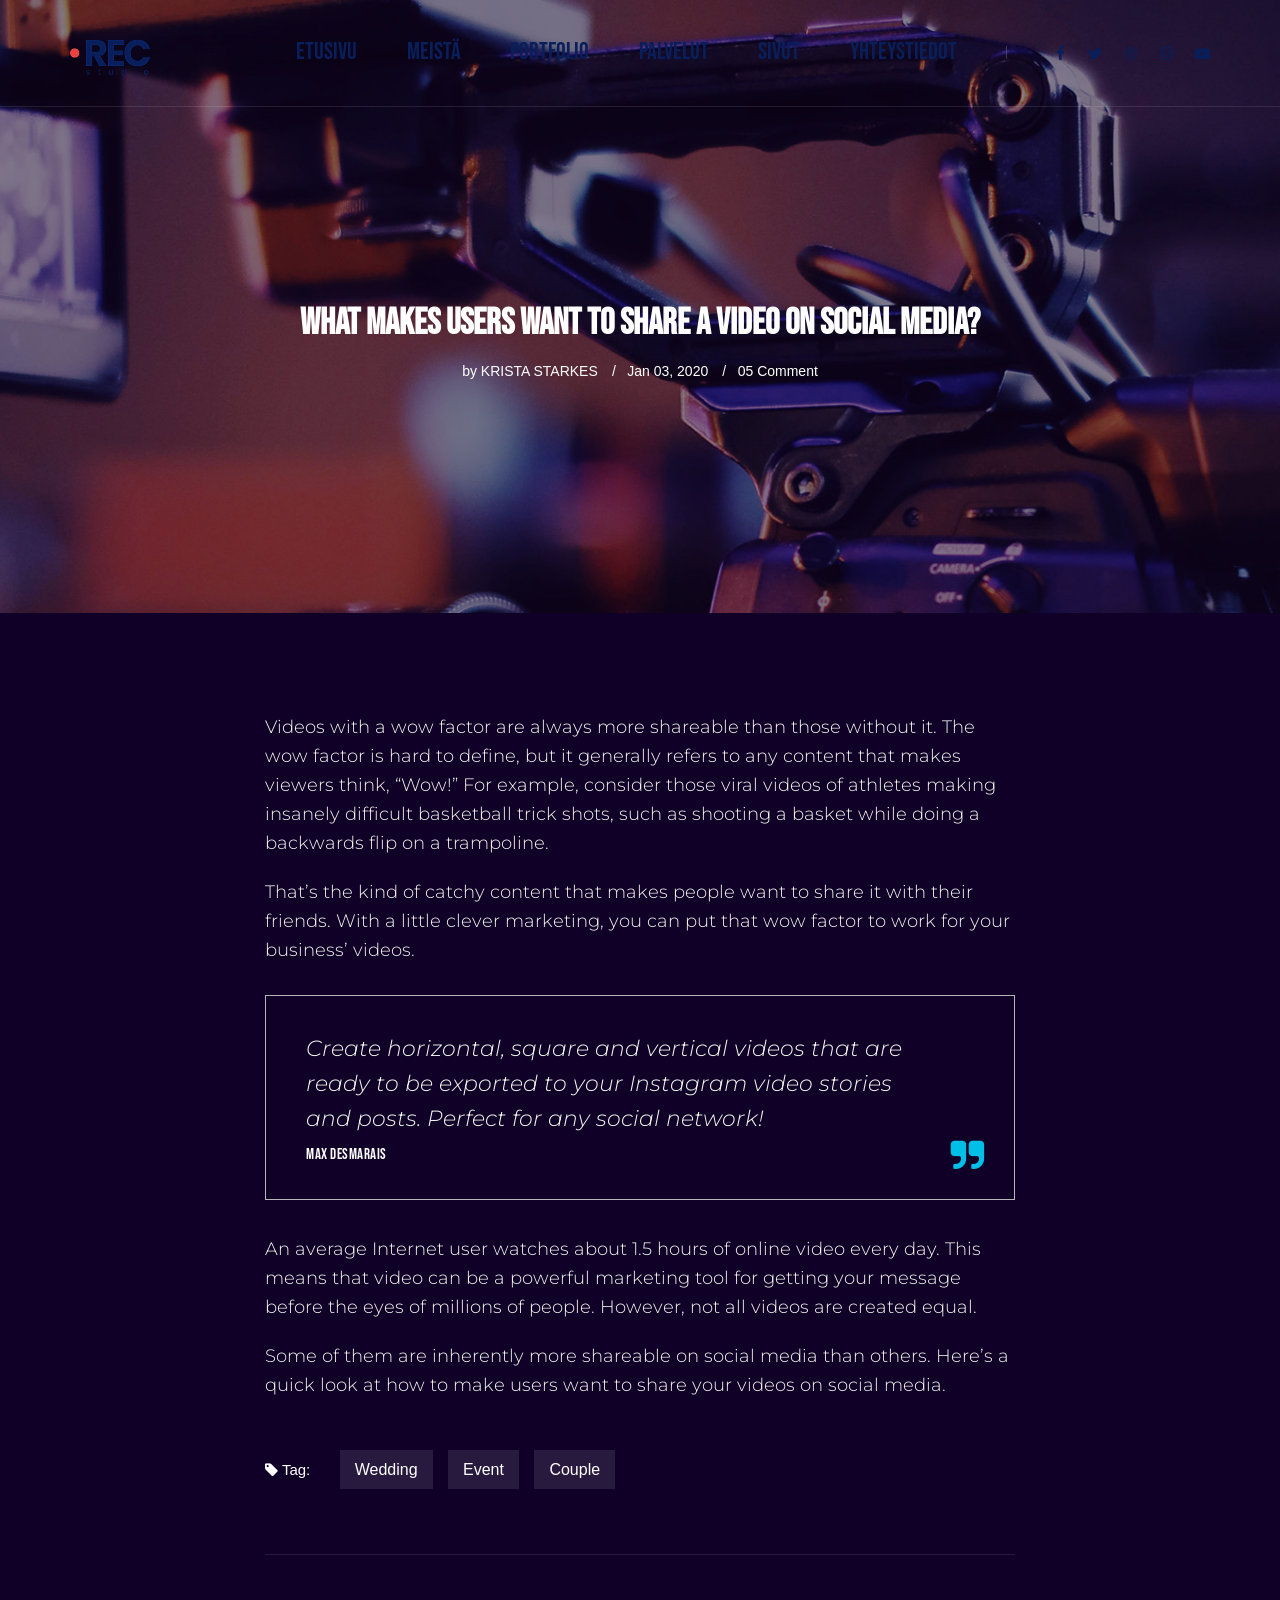
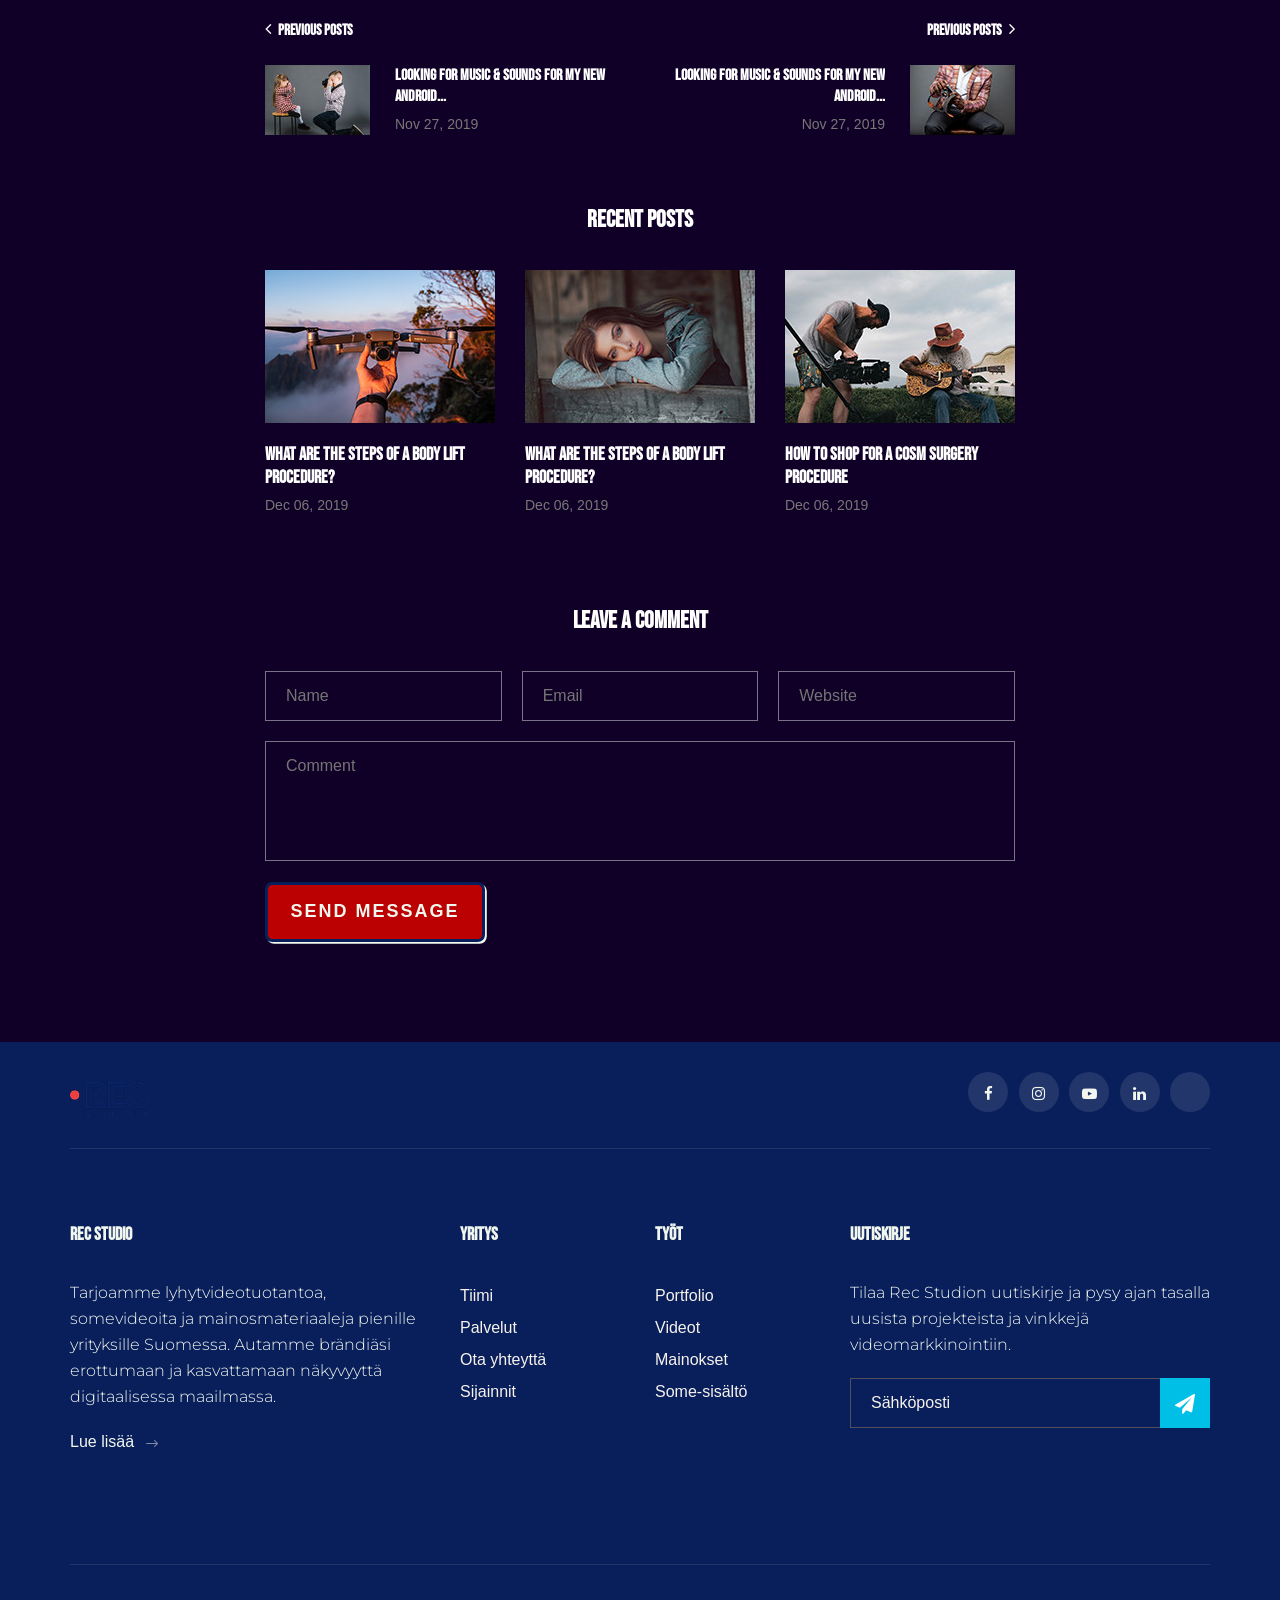
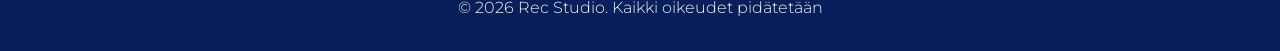
<file: blog-details.html>
<!DOCTYPE html>
<html lang="zxx">

<head>
    <meta charset="UTF-8">
    <meta name="description" content="Videograph Template">
    <meta name="keywords" content="Videograph, unica, creative, html">
    <meta name="viewport" content="width=device-width, initial-scale=1.0">
    <meta http-equiv="X-UA-Compatible" content="ie=edge">
    <title>Videograph | Template</title>

    <!-- Google Font -->
    <link href="https://fonts.googleapis.com/css2?family=Play:wght@400;700&display=swap" rel="stylesheet">
    <link href="https://fonts.googleapis.com/css2?family=Josefin+Sans:wght@300;400;500;600;700&display=swap"
        rel="stylesheet">

    <!-- Css Styles -->
    <link rel="stylesheet" href="css/bootstrap.min.css" type="text/css">
    <link rel="stylesheet" href="css/font-awesome.min.css" type="text/css">
    <link rel="stylesheet" href="css/elegant-icons.css" type="text/css">
    <link rel="stylesheet" href="css/magnific-popup.css" type="text/css">
    <link rel="stylesheet" href="css/slicknav.min.css" type="text/css">
    <link rel="stylesheet" href="css/style.css" type="text/css">

    <link rel="icon" type="image/x-icon" href="img/favicon.svg" />

    <!-- Google tag (gtag.js) -->
<script async src="https://www.googletagmanager.com/gtag/js?id=G-9FB1W9C41X"></script>
<script>
  window.dataLayer = window.dataLayer || [];
  function gtag(){dataLayer.push(arguments);}
  gtag('js', new Date());

  gtag('config', 'G-9FB1W9C41X');
</script>
</head>

<body>
    <!-- Page Preloder -->
    <div id="preloder">
        <div class="loader"></div>
    </div>

    <!-- Header Section Begin -->
    <header class="header">
        <div class="container">
            <div class="row">
                <div class="col-lg-2">
                    <div class="header__logo">
                        <a href="./index.html"><img src="img/logo.png" alt=""></a>
                    </div>
                </div>
                <div class="col-lg-10">
                    <div class="header__nav__option">
                        <nav class="header__nav__menu mobile-menu">
                            <ul>
                                <li><a href="./index.html">Etusivu</a></li>
                                <li><a href="./about.html">Meistä</a></li>
                                <li><a href="./portfolio.html">Portfolio</a></li>
                                <li><a href="./services.html">Palvelut</a></li>
                                <li><a href="#">Sivut</a>
                                    <ul class="dropdown">
                                        <li><a href="./about.html">Meistä</a></li>
                                        <li><a href="./portfolio.html">Portfolio</a></li>
                                        <li><a href="./blog.html">Blogi</a></li>
                                        <li class="active"><a href="./blog-details.html">Blogiartikkeli</a></li>
                                    </ul>
                                </li>
                                <li><a href="./contact.html">Yhteystiedot</a></li>
                            </ul>
                        </nav>
                        <div class="header__nav__social">
                            <a href="#"><i class="fa fa-facebook"></i></a>
                            <a href="#"><i class="fa fa-twitter"></i></a>
                            <a href="#"><i class="fa fa-dribbble"></i></a>
                            <a href="#"><i class="fa fa-instagram"></i></a>
                            <a href="#"><i class="fa fa-youtube-play"></i></a>
                        </div>
                    </div>
                </div>
            </div>
            <div id="mobile-menu-wrap"></div>
        </div>
    </header>
    <!-- Header End -->

    <!-- Blog Details Hero Begin -->
    <section class="blog-hero spad set-bg" data-setbg="img/blog/blog-hero.jpg">
        <div class="container">
            <div class="row d-flex justify-content-center">
                <div class="col-lg-8">
                    <div class="blog__hero__text">
                        <h2>WHAT MAKES USERS WANT TO SHARE A VIDEO ON SOCIAL MEDIA?</h2>
                        <ul>
                            <li>by <span>Krista Starkes</span></li>
                            <li>Jan 03, 2020</li>
                            <li>05 Comment</li>
                        </ul>
                    </div>
                </div>
            </div>
        </div>
    </section>
    <!-- Blog Details Hero End -->

    <!-- Blog Details Section Begin -->
    <div class="blog-details spad">
        <div class="container">
            <div class="row d-flex justify-content-center">
                <div class="col-lg-8">
                    <div class="blog__details__content">
                        <div class="blog__details__text">
                            <p>Videos with a wow factor are always more shareable than those without it. The wow factor
                                is hard to define, but it generally refers to any content that makes viewers think,
                                “Wow!” For example, consider those viral videos of athletes making insanely difficult
                                basketball trick shots, such as shooting a basket while doing a backwards flip on a
                                trampoline.</p>
                            <p>That’s the kind of catchy content that makes people want to share it with their friends.
                                With a little clever marketing, you can put that wow factor to work for your business’
                                videos.</p>
                        </div>
                        <div class="blog__details__quote">
                            <p>Create horizontal, square and vertical videos that are ready to be exported to your
                                Instagram video stories and posts. Perfect for any social network!</p>
                            <h6>Max Desmarais</h6>
                            <i class="fa fa-quote-right"></i>
                        </div>
                        <div class="blog__details__desc">
                            <p>An average Internet user watches about 1.5 hours of online video every day. This means
                                that video can be a powerful marketing tool for getting your message before the eyes of
                                millions of people. However, not all videos are created equal.</p>
                            <p>Some of them are inherently more shareable on social media than others. Here’s a quick
                                look at how to make users want to share your videos on social media.</p>
                        </div>
                        <div class="blog__details__tags">
                            <span><i class="fa fa-tag"></i> Tag:</span>
                            <a href="#">Wedding</a>
                            <a href="#">Event</a>
                            <a href="#">Couple</a>
                        </div>
                        <div class="blog__details__option">
                            <div class="row">
                                <div class="col-lg-6 col-md-6 col-sm-6">
                                    <a href="#" class="blog__details__option__item">
                                        <h5><i class="fa fa-angle-left"></i> Previous posts</h5>
                                        <div class="blog__details__option__item__img">
                                            <img src="img/blog/prev.jpg" alt="">
                                        </div>
                                        <div class="blog__details__option__item__text">
                                            <h6>Looking for Music & Sounds for my new Android...</h6>
                                            <span>Nov 27, 2019</span>
                                        </div>
                                    </a>
                                </div>
                                <div class="col-lg-6 col-md-6 col-sm-6">
                                    <a href="#" class="blog__details__option__item blog__details__option__item--right">
                                        <h5>Previous posts <i class="fa fa-angle-right"></i></h5>
                                        <div class="blog__details__option__item__img">
                                            <img src="img/blog/next.jpg" alt="">
                                        </div>
                                        <div class="blog__details__option__item__text">
                                            <h6>Looking for Music & Sounds for my new Android...</h6>
                                            <span>Nov 27, 2019</span>
                                        </div>
                                    </a>
                                </div>
                            </div>
                        </div>
                        <div class="blog__details__recent">
                            <h4>Recent Posts</h4>
                            <div class="row">
                                <div class="col-lg-4 col-md-6 col-sm-6">
                                    <div class="blog__details__recent__item">
                                        <img src="img/blog/ri-1.jpg" alt="">
                                        <h5>What are the steps of a body lift procedure?</h5>
                                        <span>Dec 06, 2019</span>
                                    </div>
                                </div>
                                <div class="col-lg-4 col-md-6 col-sm-6">
                                    <div class="blog__details__recent__item">
                                        <img src="img/blog/ri-2.jpg" alt="">
                                        <h5>What are the steps of a body lift procedure?</h5>
                                        <span>Dec 06, 2019</span>
                                    </div>
                                </div>
                                <div class="col-lg-4 col-md-6 col-sm-6">
                                    <div class="blog__details__recent__item">
                                        <img src="img/blog/ri-3.jpg" alt="">
                                        <h5>How to shop for a cosm surgery procedure</h5>
                                        <span>Dec 06, 2019</span>
                                    </div>
                                </div>
                            </div>
                        </div>
                        <div class="blog__details__comment">
                            <h4>Leave a comment</h4>
                            <form action="#">
                                <div class="input__list">
                                    <input type="text" placeholder="Name">
                                    <input type="text" placeholder="Email">
                                    <input type="text" placeholder="Website">
                                </div>
                                <textarea placeholder="Comment"></textarea>
                                <button type="submit" class="site-btn">Send Message</button>
                            </form>
                        </div>
                    </div>
                </div>
            </div>
        </div>
    </div>
    <!-- Blog Details Section End -->

    <!-- Footer Section Begin -->
<footer class="footer">
    <div class="container">
        <!-- Top Footer: Logo + Social -->
        <div class="footer__top">
            <div class="row">
                <div class="col-lg-6 col-md-6">
                    <div class="footer__top__logo">
                        <a href="#"><img src="img/logo.png" alt="Rec Studio Logo"></a>
                    </div>
                </div>
                <div class="col-lg-6 col-md-6">
                    <div class="footer__top__social">
                        <a href="#"><i class="fa fa-facebook"></i></a>
                        <a href="#"><i class="fa fa-instagram"></i></a>
                        <a href="#"><i class="fa fa-youtube-play"></i></a>
                        <a href="#"><i class="fa fa-linkedin"></i></a>
                        <a href="#"><i class="fa fa-tiktok"></i></a>
                    </div>
                </div>
            </div>
        </div>

        <!-- Footer Options: About + Links + Newsletter -->
        <div class="footer__option">
            <div class="row">
                <!-- About -->
                <div class="col-lg-4 col-md-6 col-sm-6">
                    <div class="footer__option__item">
                        <h5>Rec Studio</h5>
                        <p>Tarjoamme lyhytvideotuotantoa, somevideoita ja mainosmateriaaleja pienille yrityksille Suomessa. 
                        Autamme brändiäsi erottumaan ja kasvattamaan näkyvyyttä digitaalisessa maailmassa.</p>
                        <a href="#about" class="read__more">Lue lisää <span class="arrow_right"></span></a>
                    </div>
                </div>

                <!-- Company Links -->
                <div class="col-lg-2 col-md-3 col-sm-3">
                    <div class="footer__option__item">
                        <h5>Yritys</h5>
                        <ul>
                            <li><a href="#team">Tiimi</a></li>
                            <li><a href="#services">Palvelut</a></li>
                            <li><a href="#contact">Ota yhteyttä</a></li>
                            <li><a href="#locations">Sijainnit</a></li>
                        </ul>
                    </div>
                </div>

                <!-- Work / Portfolio -->
                <div class="col-lg-2 col-md-3 col-sm-3">
                    <div class="footer__option__item">
                        <h5>Työt</h5>
                        <ul>
                            <li><a href="#portfolio">Portfolio</a></li>
                            <li><a href="#videos">Videot</a></li>
                            <li><a href="#ads">Mainokset</a></li>
                            <li><a href="#social-content">Some-sisältö</a></li>
                        </ul>
                    </div>
                </div>

                <!-- Newsletter -->
                <div class="col-lg-4 col-md-12">
                    <div class="footer__option__item">
                        <h5>Uutiskirje</h5>
                        <p>Tilaa Rec Studion uutiskirje ja pysy ajan tasalla uusista projekteista ja vinkkejä videomarkkinointiin.</p>
                        <form action="#">
                            <input type="email" placeholder="Sähköposti">
                            <button type="submit"><i class="fa fa-send"></i></button>
                        </form>
                    </div>
                </div>
            </div>
        </div>

        <!-- Copyright -->
        <div class="footer__copyright">
            <div class="row">
                <div class="col-lg-12 text-center">
                    <p class="footer__copyright__text">
                        &copy; <script>document.write(new Date().getFullYear());</script> Rec Studio. Kaikki oikeudet pidätetään
                </div>
            </div>
        </div>
    </div>
</footer>
    <!-- Footer Section End -->

    <!-- Js Plugins -->
    <script src="js/jquery-3.3.1.min.js"></script>
    <script src="js/bootstrap.min.js"></script>
    <script src="js/jquery.magnific-popup.min.js"></script>
    <script src="js/mixitup.min.js"></script>
    <script src="js/masonry.pkgd.min.js"></script>
    <script src="js/jquery.slicknav.js"></script>
    <script src="js/main.js"></script>
</body>

</html>
</file>
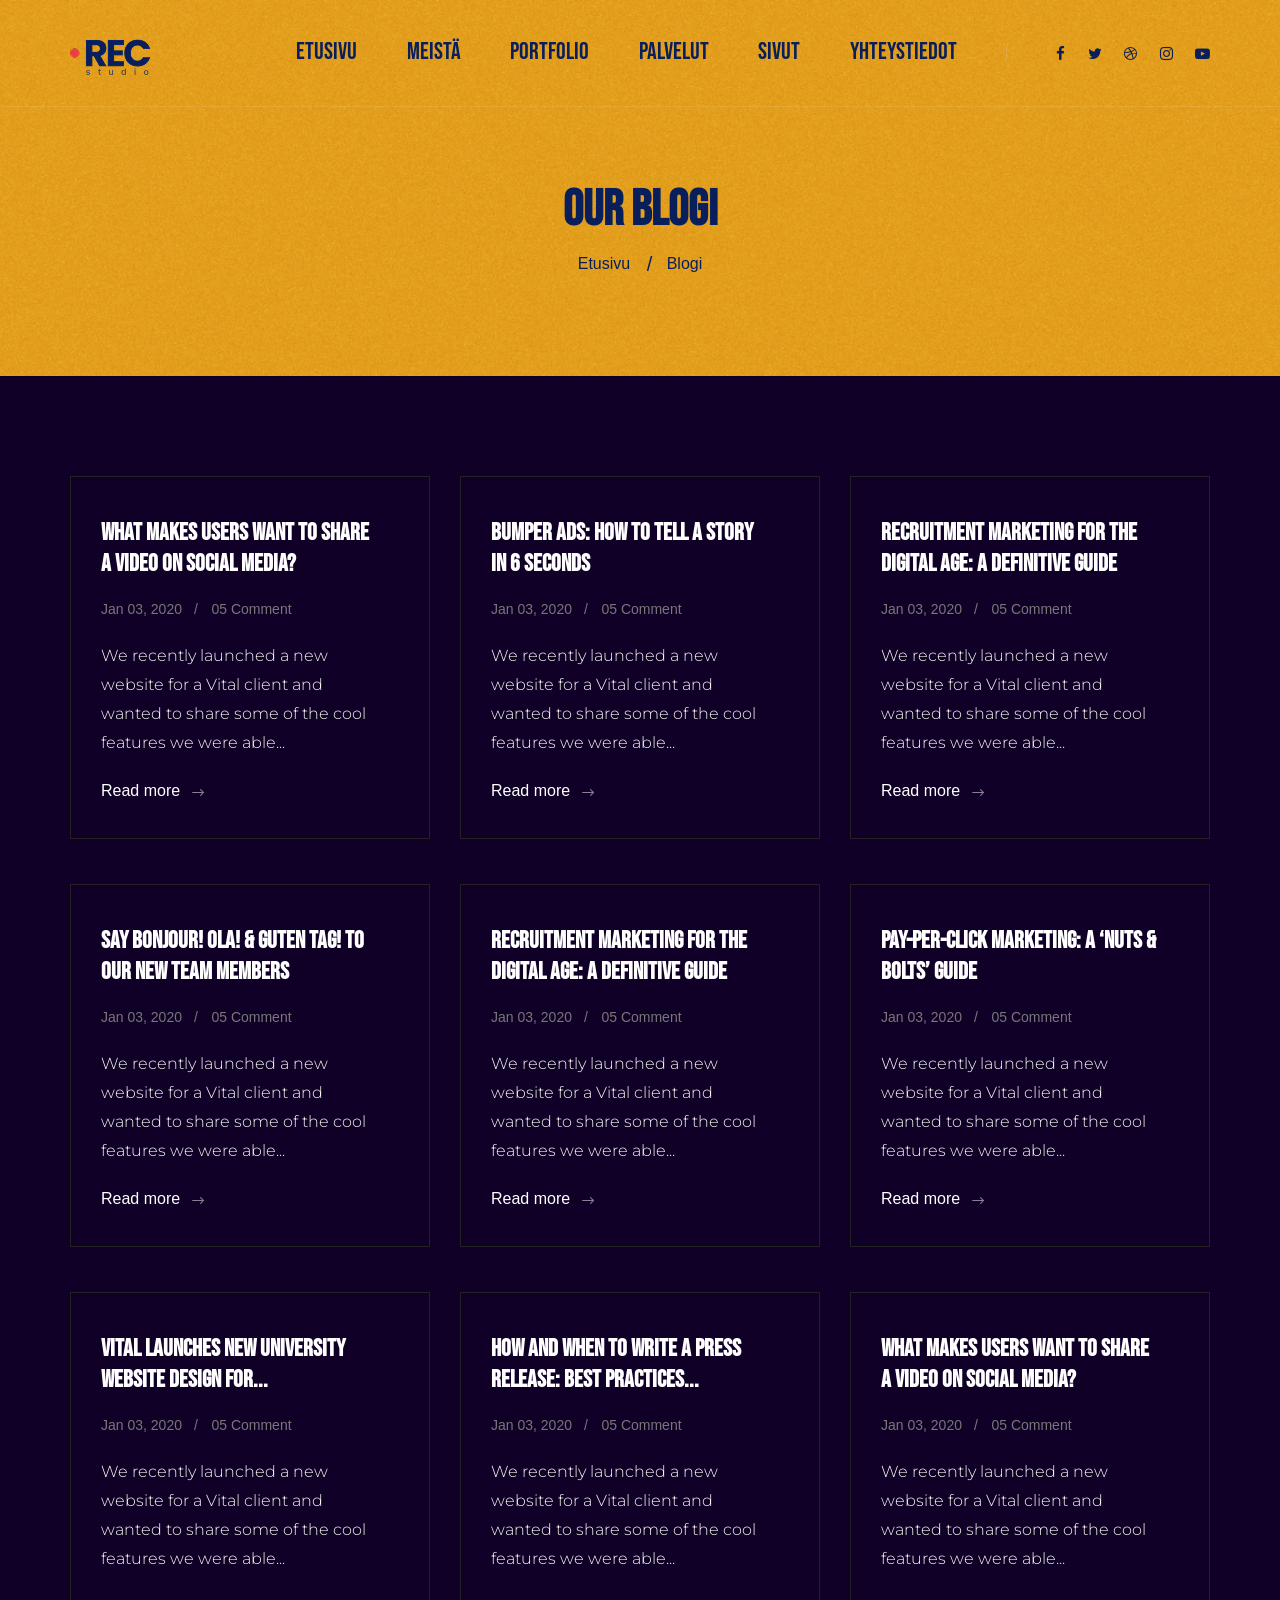
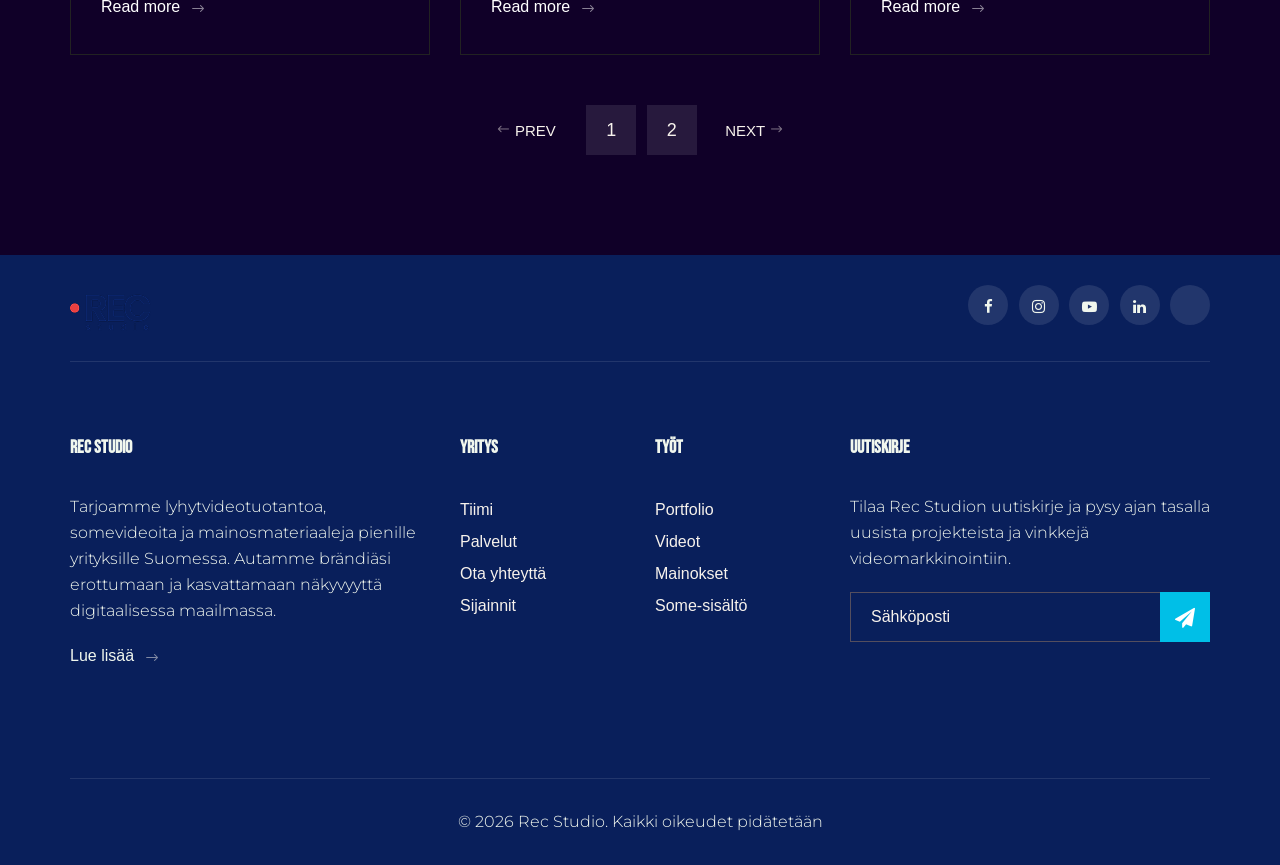
<file: blog.html>
<!DOCTYPE html>
<html lang="fi">

<head>
    <meta charset="UTF-8">
    <meta name="description" content="Tutustu Rec Studion blogiin: vinkkejä videotuotantoon, somevideoihin ja mainosmateriaaleihin suomalaisille yrityksille. Lue ja inspiroidu nyt!">
    <meta name="viewport" content="width=device-width, initial-scale=1.0">
    <meta http-equiv="X-UA-Compatible" content="ie=edge">
    <title>Blog | Rec Studio – Videotuotanto & Mainosvideot, Suomi</title>

    <!-- Google Font -->
    <link href="https://fonts.googleapis.com/css2?family=Play:wght@400;700&display=swap" rel="stylesheet">
    <link href="https://fonts.googleapis.com/css2?family=Josefin+Sans:wght@300;400;500;600;700&display=swap"
        rel="stylesheet">

    <!-- Css Styles -->
    <link rel="stylesheet" href="css/bootstrap.min.css" type="text/css">
    <link rel="stylesheet" href="css/font-awesome.min.css" type="text/css">
    <link rel="stylesheet" href="css/elegant-icons.css" type="text/css">
    <link rel="stylesheet" href="css/magnific-popup.css" type="text/css">
    <link rel="stylesheet" href="css/slicknav.min.css" type="text/css">
    <link rel="stylesheet" href="css/style.css" type="text/css">
    
    <meta property="og:title" content="Blog | Rec Studio">
<meta property="og:description" content="Tutustu Rec Studion blogiin: vinkkejä videotuotantoon, somevideoihin ja mainosmateriaaleihin suomalaisille yrityksille.">
<meta property="og:image" content="https://recstudio.fi/img/logo.png">
<meta property="og:url" content="https://recstudio.fi/blog.html">
<meta property="og:type" content="website">

    <!-- Favicon -->
    <link rel="icon" type="image/x-icon" href="img/favicon.svg" />

    <!-- Google tag (gtag.js) -->
<script async src="https://www.googletagmanager.com/gtag/js?id=G-9FB1W9C41X"></script>
<script>
  window.dataLayer = window.dataLayer || [];
  function gtag(){dataLayer.push(arguments);}
  gtag('js', new Date());

  gtag('config', 'G-9FB1W9C41X');
</script>
    
</head>

<body>
    <!-- Page Preloder -->
    <div id="preloder">
        <div class="loader"></div>
    </div>

    <!-- Header Section Begin -->
        <header class="header">
        <div class="container">
            <div class="row">
                <div class="col-lg-2">
                    <div class="header__logo">
                        <a href="./index.html"><img src="img/logo.png" alt="Rec Studio Logo"></a>
                    </div>
                </div>
                <div class="col-lg-10">
                    <div class="header__nav__option">
                        <nav class="header__nav__menu mobile-menu">
                            <ul>
                                <li><a href="./index.html">Etusivu</a></li>
                                <li><a href="./about.html">Meistä</a></li>
                                <li><a href="./portfolio.html">Portfolio</a></li>
                                <li><a href="./services.html">Palvelut</a></li>
                                <li><a href="#">Sivut</a>
                                    <ul class="dropdown">
                                        <li><a href="./about.html">Meistä</a></li>
                                        <li><a href="./portfolio.html">Portfolio</a></li>
                                        <li class="active"><a href="./blog.html">Blogi</a></li>
                                        <li><a href="./blog-details.html">Blogiartikkeli</a></li>
                                    </ul>
                                </li>
                                <li><a href="./contact.html">Yhteystiedot</a></li>
                            </ul>
                        </nav>
                        <div class="header__nav__social">
                            <a href="#"><i class="fa fa-facebook"></i></a>
                            <a href="#"><i class="fa fa-twitter"></i></a>
                            <a href="#"><i class="fa fa-dribbble"></i></a>
                            <a href="#"><i class="fa fa-instagram"></i></a>
                            <a href="#"><i class="fa fa-youtube-play"></i></a>
                        </div>
                    </div>
                </div>
            </div>
            <div id="mobile-menu-wrap"></div>
        </div>
    </header>
    <!-- Header End -->

    <!-- Breadcrumb Begin -->
    <div class="breadcrumb-option spad set-bg" data-setbg="img/breadcrumb-bg.jpg">
        <div class="container">
            <div class="row">
                <div class="col-lg-12 text-center">
                    <div class="breadcrumb__text">
                        <h2>Our Blogi</h2>
                        <div class="breadcrumb__links">
                            <a href="#">Etusivu</a>
                            <span>Blogi</span>
                        </div>
                    </div>
                </div>
            </div>
        </div>
    </div>
    <!-- Breadcrumb End -->

    <!-- Blog Section Begin -->
    <section class="blog spad">
        <div class="container">
            <div class="row">
                <div class="col-lg-4 col-md-6 col-sm-6">
                    <div class="blog__item">
                        <h4>What Makes Users Want to Share a Video on Social Media?</h4>
                        <ul>
                            <li>Jan 03, 2020</li>
                            <li>05 Comment</li>
                        </ul>
                        <p>We recently launched a new website for a Vital client and wanted to share some of the cool
                            features we were able...</p>
                        <a href="#">Read more <span class="arrow_right"></span></a>
                    </div>
                </div>
                <div class="col-lg-4 col-md-6 col-sm-6">
                    <div class="blog__item">
                        <h4>Bumper Ads: How to Tell a Story in 6 Seconds</h4>
                        <ul>
                            <li>Jan 03, 2020</li>
                            <li>05 Comment</li>
                        </ul>
                        <p>We recently launched a new website for a Vital client and wanted to share some of the cool
                            features we were able...</p>
                        <a href="#">Read more <span class="arrow_right"></span></a>
                    </div>
                </div>
                <div class="col-lg-4 col-md-6 col-sm-6">
                    <div class="blog__item">
                        <h4>Recruitment Marketing for the Digital Age: A Definitive Guide</h4>
                        <ul>
                            <li>Jan 03, 2020</li>
                            <li>05 Comment</li>
                        </ul>
                        <p>We recently launched a new website for a Vital client and wanted to share some of the cool
                            features we were able...</p>
                        <a href="#">Read more <span class="arrow_right"></span></a>
                    </div>
                </div>
                <div class="col-lg-4 col-md-6 col-sm-6">
                    <div class="blog__item">
                        <h4>Say Bonjour! Ola! & Guten Tag! to Our New Team Members</h4>
                        <ul>
                            <li>Jan 03, 2020</li>
                            <li>05 Comment</li>
                        </ul>
                        <p>We recently launched a new website for a Vital client and wanted to share some of the cool
                            features we were able...</p>
                        <a href="#">Read more <span class="arrow_right"></span></a>
                    </div>
                </div>
                <div class="col-lg-4 col-md-6 col-sm-6">
                    <div class="blog__item">
                        <h4>Recruitment Marketing for the Digital Age: A Definitive Guide</h4>
                        <ul>
                            <li>Jan 03, 2020</li>
                            <li>05 Comment</li>
                        </ul>
                        <p>We recently launched a new website for a Vital client and wanted to share some of the cool
                            features we were able...</p>
                        <a href="#">Read more <span class="arrow_right"></span></a>
                    </div>
                </div>
                <div class="col-lg-4 col-md-6 col-sm-6">
                    <div class="blog__item">
                        <h4>Pay-Per-Click Marketing: A ‘Nuts & Bolts’ Guide</h4>
                        <ul>
                            <li>Jan 03, 2020</li>
                            <li>05 Comment</li>
                        </ul>
                        <p>We recently launched a new website for a Vital client and wanted to share some of the cool
                            features we were able...</p>
                        <a href="#">Read more <span class="arrow_right"></span></a>
                    </div>
                </div>
                <div class="col-lg-4 col-md-6 col-sm-6">
                    <div class="blog__item">
                        <h4>Vital Launches New University Website Design for...</h4>
                        <ul>
                            <li>Jan 03, 2020</li>
                            <li>05 Comment</li>
                        </ul>
                        <p>We recently launched a new website for a Vital client and wanted to share some of the cool
                            features we were able...</p>
                        <a href="#">Read more <span class="arrow_right"></span></a>
                    </div>
                </div>
                <div class="col-lg-4 col-md-6 col-sm-6">
                    <div class="blog__item">
                        <h4>How and When to Write a Press Release: Best Practices...</h4>
                        <ul>
                            <li>Jan 03, 2020</li>
                            <li>05 Comment</li>
                        </ul>
                        <p>We recently launched a new website for a Vital client and wanted to share some of the cool
                            features we were able...</p>
                        <a href="#">Read more <span class="arrow_right"></span></a>
                    </div>
                </div>
                <div class="col-lg-4 col-md-6 col-sm-6">
                    <div class="blog__item">
                        <h4>What Makes Users Want to Share a Video on Social Media?</h4>
                        <ul>
                            <li>Jan 03, 2020</li>
                            <li>05 Comment</li>
                        </ul>
                        <p>We recently launched a new website for a Vital client and wanted to share some of the cool
                            features we were able...</p>
                        <a href="#">Read more <span class="arrow_right"></span></a>
                    </div>
                </div>
            </div>
            <div class="row">
                <div class="col-lg-12">
                    <div class="pagination__option blog__pagi">
                        <a href="#" class="arrow__pagination left__arrow"><span class="arrow_left"></span> Prev</a>
                        <a href="#" class="number__pagination">1</a>
                        <a href="#" class="number__pagination">2</a>
                        <a href="#" class="arrow__pagination right__arrow">Next <span class="arrow_right"></span></a>
                    </div>
                </div>
            </div>
        </div>
    </section>
    <!-- Blog Section End -->

    <!-- Footer Section Begin -->
<footer class="footer">
    <div class="container">
        <!-- Top Footer: Logo + Social -->
        <div class="footer__top">
            <div class="row">
                <div class="col-lg-6 col-md-6">
                    <div class="footer__top__logo">
                        <a href="#"><img src="img/logo.png" alt="Rec Studio Logo"></a>
                    </div>
                </div>
                <div class="col-lg-6 col-md-6">
                    <div class="footer__top__social">
                        <a href="#"><i class="fa fa-facebook"></i></a>
                        <a href="#"><i class="fa fa-instagram"></i></a>
                        <a href="#"><i class="fa fa-youtube-play"></i></a>
                        <a href="#"><i class="fa fa-linkedin"></i></a>
                        <a href="#"><i class="fa fa-tiktok"></i></a>
                    </div>
                </div>
            </div>
        </div>

        <!-- Footer Options: About + Links + Newsletter -->
        <div class="footer__option">
            <div class="row">
                <!-- About -->
                <div class="col-lg-4 col-md-6 col-sm-6">
                    <div class="footer__option__item">
                        <h5>Rec Studio</h5>
                        <p>Tarjoamme lyhytvideotuotantoa, somevideoita ja mainosmateriaaleja pienille yrityksille Suomessa. 
                        Autamme brändiäsi erottumaan ja kasvattamaan näkyvyyttä digitaalisessa maailmassa.</p>
                        <a href="#about" class="read__more">Lue lisää <span class="arrow_right"></span></a>
                    </div>
                </div>

                <!-- Company Links -->
                <div class="col-lg-2 col-md-3 col-sm-3">
                    <div class="footer__option__item">
                        <h5>Yritys</h5>
                        <ul>
                            <li><a href="#team">Tiimi</a></li>
                            <li><a href="#services">Palvelut</a></li>
                            <li><a href="#contact">Ota yhteyttä</a></li>
                            <li><a href="#locations">Sijainnit</a></li>
                        </ul>
                    </div>
                </div>

                <!-- Work / Portfolio -->
                <div class="col-lg-2 col-md-3 col-sm-3">
                    <div class="footer__option__item">
                        <h5>Työt</h5>
                        <ul>
                            <li><a href="#portfolio">Portfolio</a></li>
                            <li><a href="#videos">Videot</a></li>
                            <li><a href="#ads">Mainokset</a></li>
                            <li><a href="#social-content">Some-sisältö</a></li>
                        </ul>
                    </div>
                </div>

                <!-- Newsletter -->
                <div class="col-lg-4 col-md-12">
                    <div class="footer__option__item">
                        <h5>Uutiskirje</h5>
                        <p>Tilaa Rec Studion uutiskirje ja pysy ajan tasalla uusista projekteista ja vinkkejä videomarkkinointiin.</p>
                        <form action="#">
                            <input type="email" placeholder="Sähköposti">
                            <button type="submit"><i class="fa fa-send"></i></button>
                        </form>
                    </div>
                </div>
            </div>
        </div>

        <!-- Copyright -->
        <div class="footer__copyright">
            <div class="row">
                <div class="col-lg-12 text-center">
                    <p class="footer__copyright__text">
                        &copy; <script>document.write(new Date().getFullYear());</script> Rec Studio. Kaikki oikeudet pidätetään
                </div>
            </div>
        </div>
    </div>
</footer>
    <!-- Footer Section End -->

    <!-- Js Plugins -->
    <script src="js/jquery-3.3.1.min.js"></script>
    <script src="js/bootstrap.min.js"></script>
    <script src="js/jquery.magnific-popup.min.js"></script>
    <script src="js/mixitup.min.js"></script>
    <script src="js/masonry.pkgd.min.js"></script>
    <script src="js/jquery.slicknav.js"></script>
    <script src="js/main.js"></script>
</body>

</html>
</file>
<file: css/elegant-icons.css>
@font-face {
	font-family: 'ElegantIcons';
	src:url('../fonts/ElegantIcons.eot');
	src:url('../fonts/ElegantIcons.eot?#iefix') format('embedded-opentype'),
		url('../fonts/ElegantIcons.woff') format('woff'),
		url('../fonts/ElegantIcons.ttf') format('truetype'),
		url('../fonts/ElegantIcons.svg#ElegantIcons') format('svg');
	font-weight: normal;
	font-style: normal;
}

/* Use the following CSS code if you want to use data attributes for inserting your icons */
[data-icon]:before {
	font-family: 'ElegantIcons';
	content: attr(data-icon);
	speak: none;
	font-weight: normal;
	font-variant: normal;
	text-transform: none;
	line-height: 1;
	-webkit-font-smoothing: antialiased;
	-moz-osx-font-smoothing: grayscale;
}

/* Use the following CSS code if you want to have a class per icon */
/*
Instead of a list of all class selectors,
you can use the generic selector below, but it's slower:
[class*="your-class-prefix"] {
*/
.arrow_up, .arrow_down, .arrow_left, .arrow_right, .arrow_left-up, .arrow_right-up, .arrow_right-down, .arrow_left-down, .arrow-up-down, .arrow_up-down_alt, .arrow_left-right_alt, .arrow_left-right, .arrow_expand_alt2, .arrow_expand_alt, .arrow_condense, .arrow_expand, .arrow_move, .arrow_carrot-up, .arrow_carrot-down, .arrow_carrot-left, .arrow_carrot-right, .arrow_carrot-2up, .arrow_carrot-2down, .arrow_carrot-2left, .arrow_carrot-2right, .arrow_carrot-up_alt2, .arrow_carrot-down_alt2, .arrow_carrot-left_alt2, .arrow_carrot-right_alt2, .arrow_carrot-2up_alt2, .arrow_carrot-2down_alt2, .arrow_carrot-2left_alt2, .arrow_carrot-2right_alt2, .arrow_triangle-up, .arrow_triangle-down, .arrow_triangle-left, .arrow_triangle-right, .arrow_triangle-up_alt2, .arrow_triangle-down_alt2, .arrow_triangle-left_alt2, .arrow_triangle-right_alt2, .arrow_back, .icon_minus-06, .icon_plus, .icon_close, .icon_check, .icon_minus_alt2, .icon_plus_alt2, .icon_close_alt2, .icon_check_alt2, .icon_zoom-out_alt, .icon_zoom-in_alt, .icon_search, .icon_box-empty, .icon_box-selected, .icon_minus-box, .icon_plus-box, .icon_box-checked, .icon_circle-empty, .icon_circle-slelected, .icon_stop_alt2, .icon_stop, .icon_pause_alt2, .icon_pause, .icon_menu, .icon_menu-square_alt2, .icon_menu-circle_alt2, .icon_ul, .icon_ol, .icon_adjust-horiz, .icon_adjust-vert, .icon_document_alt, .icon_documents_alt, .icon_pencil, .icon_pencil-edit_alt, .icon_pencil-edit, .icon_folder-alt, .icon_folder-open_alt, .icon_folder-add_alt, .icon_info_alt, .icon_error-oct_alt, .icon_error-circle_alt, .icon_error-triangle_alt, .icon_question_alt2, .icon_question, .icon_comment_alt, .icon_chat_alt, .icon_vol-mute_alt, .icon_volume-low_alt, .icon_volume-high_alt, .icon_quotations, .icon_quotations_alt2, .icon_clock_alt, .icon_lock_alt, .icon_lock-open_alt, .icon_key_alt, .icon_cloud_alt, .icon_cloud-upload_alt, .icon_cloud-download_alt, .icon_image, .icon_images, .icon_lightbulb_alt, .icon_gift_alt, .icon_house_alt, .icon_genius, .icon_mobile, .icon_tablet, .icon_laptop, .icon_desktop, .icon_camera_alt, .icon_mail_alt, .icon_cone_alt, .icon_ribbon_alt, .icon_bag_alt, .icon_creditcard, .icon_cart_alt, .icon_paperclip, .icon_tag_alt, .icon_tags_alt, .icon_trash_alt, .icon_cursor_alt, .icon_mic_alt, .icon_compass_alt, .icon_pin_alt, .icon_pushpin_alt, .icon_map_alt, .icon_drawer_alt, .icon_toolbox_alt, .icon_book_alt, .icon_calendar, .icon_film, .icon_table, .icon_contacts_alt, .icon_headphones, .icon_lifesaver, .icon_piechart, .icon_refresh, .icon_link_alt, .icon_link, .icon_loading, .icon_blocked, .icon_archive_alt, .icon_heart_alt, .icon_star_alt, .icon_star-half_alt, .icon_star, .icon_star-half, .icon_tools, .icon_tool, .icon_cog, .icon_cogs, .arrow_up_alt, .arrow_down_alt, .arrow_left_alt, .arrow_right_alt, .arrow_left-up_alt, .arrow_right-up_alt, .arrow_right-down_alt, .arrow_left-down_alt, .arrow_condense_alt, .arrow_expand_alt3, .arrow_carrot_up_alt, .arrow_carrot-down_alt, .arrow_carrot-left_alt, .arrow_carrot-right_alt, .arrow_carrot-2up_alt, .arrow_carrot-2dwnn_alt, .arrow_carrot-2left_alt, .arrow_carrot-2right_alt, .arrow_triangle-up_alt, .arrow_triangle-down_alt, .arrow_triangle-left_alt, .arrow_triangle-right_alt, .icon_minus_alt, .icon_plus_alt, .icon_close_alt, .icon_check_alt, .icon_zoom-out, .icon_zoom-in, .icon_stop_alt, .icon_menu-square_alt, .icon_menu-circle_alt, .icon_document, .icon_documents, .icon_pencil_alt, .icon_folder, .icon_folder-open, .icon_folder-add, .icon_folder_upload, .icon_folder_download, .icon_info, .icon_error-circle, .icon_error-oct, .icon_error-triangle, .icon_question_alt, .icon_comment, .icon_chat, .icon_vol-mute, .icon_volume-low, .icon_volume-high, .icon_quotations_alt, .icon_clock, .icon_lock, .icon_lock-open, .icon_key, .icon_cloud, .icon_cloud-upload, .icon_cloud-download, .icon_lightbulb, .icon_gift, .icon_house, .icon_camera, .icon_mail, .icon_cone, .icon_ribbon, .icon_bag, .icon_cart, .icon_tag, .icon_tags, .icon_trash, .icon_cursor, .icon_mic, .icon_compass, .icon_pin, .icon_pushpin, .icon_map, .icon_drawer, .icon_toolbox, .icon_book, .icon_contacts, .icon_archive, .icon_heart, .icon_profile, .icon_group, .icon_grid-2x2, .icon_grid-3x3, .icon_music, .icon_pause_alt, .icon_phone, .icon_upload, .icon_download, .social_facebook, .social_twitter, .social_pinterest, .social_googleplus, .social_tumblr, .social_tumbleupon, .social_wordpress, .social_instagram, .social_dribbble, .social_vimeo, .social_linkedin, .social_rss, .social_deviantart, .social_share, .social_myspace, .social_skype, .social_youtube, .social_picassa, .social_googledrive, .social_flickr, .social_blogger, .social_spotify, .social_delicious, .social_facebook_circle, .social_twitter_circle, .social_pinterest_circle, .social_googleplus_circle, .social_tumblr_circle, .social_stumbleupon_circle, .social_wordpress_circle, .social_instagram_circle, .social_dribbble_circle, .social_vimeo_circle, .social_linkedin_circle, .social_rss_circle, .social_deviantart_circle, .social_share_circle, .social_myspace_circle, .social_skype_circle, .social_youtube_circle, .social_picassa_circle, .social_googledrive_alt2, .social_flickr_circle, .social_blogger_circle, .social_spotify_circle, .social_delicious_circle, .social_facebook_square, .social_twitter_square, .social_pinterest_square, .social_googleplus_square, .social_tumblr_square, .social_stumbleupon_square, .social_wordpress_square, .social_instagram_square, .social_dribbble_square, .social_vimeo_square, .social_linkedin_square, .social_rss_square, .social_deviantart_square, .social_share_square, .social_myspace_square, .social_skype_square, .social_youtube_square, .social_picassa_square, .social_googledrive_square, .social_flickr_square, .social_blogger_square, .social_spotify_square, .social_delicious_square, .icon_printer, .icon_calulator, .icon_building, .icon_floppy, .icon_drive, .icon_search-2, .icon_id, .icon_id-2, .icon_puzzle, .icon_like, .icon_dislike, .icon_mug, .icon_currency, .icon_wallet, .icon_pens, .icon_easel, .icon_flowchart, .icon_datareport, .icon_briefcase, .icon_shield, .icon_percent, .icon_globe, .icon_globe-2, .icon_target, .icon_hourglass, .icon_balance, .icon_rook, .icon_printer-alt, .icon_calculator_alt, .icon_building_alt, .icon_floppy_alt, .icon_drive_alt, .icon_search_alt, .icon_id_alt, .icon_id-2_alt, .icon_puzzle_alt, .icon_like_alt, .icon_dislike_alt, .icon_mug_alt, .icon_currency_alt, .icon_wallet_alt, .icon_pens_alt, .icon_easel_alt, .icon_flowchart_alt, .icon_datareport_alt, .icon_briefcase_alt, .icon_shield_alt, .icon_percent_alt, .icon_globe_alt, .icon_clipboard {
	font-family: 'ElegantIcons';
	speak: none;
	font-style: normal;
	font-weight: normal;
	font-variant: normal;
	text-transform: none;
	line-height: 1;
	-webkit-font-smoothing: antialiased;
}
.arrow_up:before {
	content: "\21";
}
.arrow_down:before {
	content: "\22";
}
.arrow_left:before {
	content: "\23";
}
.arrow_right:before {
	content: "\24";
}
.arrow_left-up:before {
	content: "\25";
}
.arrow_right-up:before {
	content: "\26";
}
.arrow_right-down:before {
	content: "\27";
}
.arrow_left-down:before {
	content: "\28";
}
.arrow-up-down:before {
	content: "\29";
}
.arrow_up-down_alt:before {
	content: "\2a";
}
.arrow_left-right_alt:before {
	content: "\2b";
}
.arrow_left-right:before {
	content: "\2c";
}
.arrow_expand_alt2:before {
	content: "\2d";
}
.arrow_expand_alt:before {
	content: "\2e";
}
.arrow_condense:before {
	content: "\2f";
}
.arrow_expand:before {
	content: "\30";
}
.arrow_move:before {
	content: "\31";
}
.arrow_carrot-up:before {
	content: "\32";
}
.arrow_carrot-down:before {
	content: "\33";
}
.arrow_carrot-left:before {
	content: "\34";
}
.arrow_carrot-right:before {
	content: "\35";
}
.arrow_carrot-2up:before {
	content: "\36";
}
.arrow_carrot-2down:before {
	content: "\37";
}
.arrow_carrot-2left:before {
	content: "\38";
}
.arrow_carrot-2right:before {
	content: "\39";
}
.arrow_carrot-up_alt2:before {
	content: "\3a";
}
.arrow_carrot-down_alt2:before {
	content: "\3b";
}
.arrow_carrot-left_alt2:before {
	content: "\3c";
}
.arrow_carrot-right_alt2:before {
	content: "\3d";
}
.arrow_carrot-2up_alt2:before {
	content: "\3e";
}
.arrow_carrot-2down_alt2:before {
	content: "\3f";
}
.arrow_carrot-2left_alt2:before {
	content: "\40";
}
.arrow_carrot-2right_alt2:before {
	content: "\41";
}
.arrow_triangle-up:before {
	content: "\42";
}
.arrow_triangle-down:before {
	content: "\43";
}
.arrow_triangle-left:before {
	content: "\44";
}
.arrow_triangle-right:before {
	content: "\45";
}
.arrow_triangle-up_alt2:before {
	content: "\46";
}
.arrow_triangle-down_alt2:before {
	content: "\47";
}
.arrow_triangle-left_alt2:before {
	content: "\48";
}
.arrow_triangle-right_alt2:before {
	content: "\49";
}
.arrow_back:before {
	content: "\4a";
}
.icon_minus-06:before {
	content: "\4b";
}
.icon_plus:before {
	content: "\4c";
}
.icon_close:before {
	content: "\4d";
}
.icon_check:before {
	content: "\4e";
}
.icon_minus_alt2:before {
	content: "\4f";
}
.icon_plus_alt2:before {
	content: "\50";
}
.icon_close_alt2:before {
	content: "\51";
}
.icon_check_alt2:before {
	content: "\52";
}
.icon_zoom-out_alt:before {
	content: "\53";
}
.icon_zoom-in_alt:before {
	content: "\54";
}
.icon_search:before {
	content: "\55";
}
.icon_box-empty:before {
	content: "\56";
}
.icon_box-selected:before {
	content: "\57";
}
.icon_minus-box:before {
	content: "\58";
}
.icon_plus-box:before {
	content: "\59";
}
.icon_box-checked:before {
	content: "\5a";
}
.icon_circle-empty:before {
	content: "\5b";
}
.icon_circle-slelected:before {
	content: "\5c";
}
.icon_stop_alt2:before {
	content: "\5d";
}
.icon_stop:before {
	content: "\5e";
}
.icon_pause_alt2:before {
	content: "\5f";
}
.icon_pause:before {
	content: "\60";
}
.icon_menu:before {
	content: "\61";
}
.icon_menu-square_alt2:before {
	content: "\62";
}
.icon_menu-circle_alt2:before {
	content: "\63";
}
.icon_ul:before {
	content: "\64";
}
.icon_ol:before {
	content: "\65";
}
.icon_adjust-horiz:before {
	content: "\66";
}
.icon_adjust-vert:before {
	content: "\67";
}
.icon_document_alt:before {
	content: "\68";
}
.icon_documents_alt:before {
	content: "\69";
}
.icon_pencil:before {
	content: "\6a";
}
.icon_pencil-edit_alt:before {
	content: "\6b";
}
.icon_pencil-edit:before {
	content: "\6c";
}
.icon_folder-alt:before {
	content: "\6d";
}
.icon_folder-open_alt:before {
	content: "\6e";
}
.icon_folder-add_alt:before {
	content: "\6f";
}
.icon_info_alt:before {
	content: "\70";
}
.icon_error-oct_alt:before {
	content: "\71";
}
.icon_error-circle_alt:before {
	content: "\72";
}
.icon_error-triangle_alt:before {
	content: "\73";
}
.icon_question_alt2:before {
	content: "\74";
}
.icon_question:before {
	content: "\75";
}
.icon_comment_alt:before {
	content: "\76";
}
.icon_chat_alt:before {
	content: "\77";
}
.icon_vol-mute_alt:before {
	content: "\78";
}
.icon_volume-low_alt:before {
	content: "\79";
}
.icon_volume-high_alt:before {
	content: "\7a";
}
.icon_quotations:before {
	content: "\7b";
}
.icon_quotations_alt2:before {
	content: "\7c";
}
.icon_clock_alt:before {
	content: "\7d";
}
.icon_lock_alt:before {
	content: "\7e";
}
.icon_lock-open_alt:before {
	content: "\e000";
}
.icon_key_alt:before {
	content: "\e001";
}
.icon_cloud_alt:before {
	content: "\e002";
}
.icon_cloud-upload_alt:before {
	content: "\e003";
}
.icon_cloud-download_alt:before {
	content: "\e004";
}
.icon_image:before {
	content: "\e005";
}
.icon_images:before {
	content: "\e006";
}
.icon_lightbulb_alt:before {
	content: "\e007";
}
.icon_gift_alt:before {
	content: "\e008";
}
.icon_house_alt:before {
	content: "\e009";
}
.icon_genius:before {
	content: "\e00a";
}
.icon_mobile:before {
	content: "\e00b";
}
.icon_tablet:before {
	content: "\e00c";
}
.icon_laptop:before {
	content: "\e00d";
}
.icon_desktop:before {
	content: "\e00e";
}
.icon_camera_alt:before {
	content: "\e00f";
}
.icon_mail_alt:before {
	content: "\e010";
}
.icon_cone_alt:before {
	content: "\e011";
}
.icon_ribbon_alt:before {
	content: "\e012";
}
.icon_bag_alt:before {
	content: "\e013";
}
.icon_creditcard:before {
	content: "\e014";
}
.icon_cart_alt:before {
	content: "\e015";
}
.icon_paperclip:before {
	content: "\e016";
}
.icon_tag_alt:before {
	content: "\e017";
}
.icon_tags_alt:before {
	content: "\e018";
}
.icon_trash_alt:before {
	content: "\e019";
}
.icon_cursor_alt:before {
	content: "\e01a";
}
.icon_mic_alt:before {
	content: "\e01b";
}
.icon_compass_alt:before {
	content: "\e01c";
}
.icon_pin_alt:before {
	content: "\e01d";
}
.icon_pushpin_alt:before {
	content: "\e01e";
}
.icon_map_alt:before {
	content: "\e01f";
}
.icon_drawer_alt:before {
	content: "\e020";
}
.icon_toolbox_alt:before {
	content: "\e021";
}
.icon_book_alt:before {
	content: "\e022";
}
.icon_calendar:before {
	content: "\e023";
}
.icon_film:before {
	content: "\e024";
}
.icon_table:before {
	content: "\e025";
}
.icon_contacts_alt:before {
	content: "\e026";
}
.icon_headphones:before {
	content: "\e027";
}
.icon_lifesaver:before {
	content: "\e028";
}
.icon_piechart:before {
	content: "\e029";
}
.icon_refresh:before {
	content: "\e02a";
}
.icon_link_alt:before {
	content: "\e02b";
}
.icon_link:before {
	content: "\e02c";
}
.icon_loading:before {
	content: "\e02d";
}
.icon_blocked:before {
	content: "\e02e";
}
.icon_archive_alt:before {
	content: "\e02f";
}
.icon_heart_alt:before {
	content: "\e030";
}
.icon_star_alt:before {
	content: "\e031";
}
.icon_star-half_alt:before {
	content: "\e032";
}
.icon_star:before {
	content: "\e033";
}
.icon_star-half:before {
	content: "\e034";
}
.icon_tools:before {
	content: "\e035";
}
.icon_tool:before {
	content: "\e036";
}
.icon_cog:before {
	content: "\e037";
}
.icon_cogs:before {
	content: "\e038";
}
.arrow_up_alt:before {
	content: "\e039";
}
.arrow_down_alt:before {
	content: "\e03a";
}
.arrow_left_alt:before {
	content: "\e03b";
}
.arrow_right_alt:before {
	content: "\e03c";
}
.arrow_left-up_alt:before {
	content: "\e03d";
}
.arrow_right-up_alt:before {
	content: "\e03e";
}
.arrow_right-down_alt:before {
	content: "\e03f";
}
.arrow_left-down_alt:before {
	content: "\e040";
}
.arrow_condense_alt:before {
	content: "\e041";
}
.arrow_expand_alt3:before {
	content: "\e042";
}
.arrow_carrot_up_alt:before {
	content: "\e043";
}
.arrow_carrot-down_alt:before {
	content: "\e044";
}
.arrow_carrot-left_alt:before {
	content: "\e045";
}
.arrow_carrot-right_alt:before {
	content: "\e046";
}
.arrow_carrot-2up_alt:before {
	content: "\e047";
}
.arrow_carrot-2dwnn_alt:before {
	content: "\e048";
}
.arrow_carrot-2left_alt:before {
	content: "\e049";
}
.arrow_carrot-2right_alt:before {
	content: "\e04a";
}
.arrow_triangle-up_alt:before {
	content: "\e04b";
}
.arrow_triangle-down_alt:before {
	content: "\e04c";
}
.arrow_triangle-left_alt:before {
	content: "\e04d";
}
.arrow_triangle-right_alt:before {
	content: "\e04e";
}
.icon_minus_alt:before {
	content: "\e04f";
}
.icon_plus_alt:before {
	content: "\e050";
}
.icon_close_alt:before {
	content: "\e051";
}
.icon_check_alt:before {
	content: "\e052";
}
.icon_zoom-out:before {
	content: "\e053";
}
.icon_zoom-in:before {
	content: "\e054";
}
.icon_stop_alt:before {
	content: "\e055";
}
.icon_menu-square_alt:before {
	content: "\e056";
}
.icon_menu-circle_alt:before {
	content: "\e057";
}
.icon_document:before {
	content: "\e058";
}
.icon_documents:before {
	content: "\e059";
}
.icon_pencil_alt:before {
	content: "\e05a";
}
.icon_folder:before {
	content: "\e05b";
}
.icon_folder-open:before {
	content: "\e05c";
}
.icon_folder-add:before {
	content: "\e05d";
}
.icon_folder_upload:before {
	content: "\e05e";
}
.icon_folder_download:before {
	content: "\e05f";
}
.icon_info:before {
	content: "\e060";
}
.icon_error-circle:before {
	content: "\e061";
}
.icon_error-oct:before {
	content: "\e062";
}
.icon_error-triangle:before {
	content: "\e063";
}
.icon_question_alt:before {
	content: "\e064";
}
.icon_comment:before {
	content: "\e065";
}
.icon_chat:before {
	content: "\e066";
}
.icon_vol-mute:before {
	content: "\e067";
}
.icon_volume-low:before {
	content: "\e068";
}
.icon_volume-high:before {
	content: "\e069";
}
.icon_quotations_alt:before {
	content: "\e06a";
}
.icon_clock:before {
	content: "\e06b";
}
.icon_lock:before {
	content: "\e06c";
}
.icon_lock-open:before {
	content: "\e06d";
}
.icon_key:before {
	content: "\e06e";
}
.icon_cloud:before {
	content: "\e06f";
}
.icon_cloud-upload:before {
	content: "\e070";
}
.icon_cloud-download:before {
	content: "\e071";
}
.icon_lightbulb:before {
	content: "\e072";
}
.icon_gift:before {
	content: "\e073";
}
.icon_house:before {
	content: "\e074";
}
.icon_camera:before {
	content: "\e075";
}
.icon_mail:before {
	content: "\e076";
}
.icon_cone:before {
	content: "\e077";
}
.icon_ribbon:before {
	content: "\e078";
}
.icon_bag:before {
	content: "\e079";
}
.icon_cart:before {
	content: "\e07a";
}
.icon_tag:before {
	content: "\e07b";
}
.icon_tags:before {
	content: "\e07c";
}
.icon_trash:before {
	content: "\e07d";
}
.icon_cursor:before {
	content: "\e07e";
}
.icon_mic:before {
	content: "\e07f";
}
.icon_compass:before {
	content: "\e080";
}
.icon_pin:before {
	content: "\e081";
}
.icon_pushpin:before {
	content: "\e082";
}
.icon_map:before {
	content: "\e083";
}
.icon_drawer:before {
	content: "\e084";
}
.icon_toolbox:before {
	content: "\e085";
}
.icon_book:before {
	content: "\e086";
}
.icon_contacts:before {
	content: "\e087";
}
.icon_archive:before {
	content: "\e088";
}
.icon_heart:before {
	content: "\e089";
}
.icon_profile:before {
	content: "\e08a";
}
.icon_group:before {
	content: "\e08b";
}
.icon_grid-2x2:before {
	content: "\e08c";
}
.icon_grid-3x3:before {
	content: "\e08d";
}
.icon_music:before {
	content: "\e08e";
}
.icon_pause_alt:before {
	content: "\e08f";
}
.icon_phone:before {
	content: "\e090";
}
.icon_upload:before {
	content: "\e091";
}
.icon_download:before {
	content: "\e092";
}
.social_facebook:before {
	content: "\e093";
}
.social_twitter:before {
	content: "\e094";
}
.social_pinterest:before {
	content: "\e095";
}
.social_googleplus:before {
	content: "\e096";
}
.social_tumblr:before {
	content: "\e097";
}
.social_tumbleupon:before {
	content: "\e098";
}
.social_wordpress:before {
	content: "\e099";
}
.social_instagram:before {
	content: "\e09a";
}
.social_dribbble:before {
	content: "\e09b";
}
.social_vimeo:before {
	content: "\e09c";
}
.social_linkedin:before {
	content: "\e09d";
}
.social_rss:before {
	content: "\e09e";
}
.social_deviantart:before {
	content: "\e09f";
}
.social_share:before {
	content: "\e0a0";
}
.social_myspace:before {
	content: "\e0a1";
}
.social_skype:before {
	content: "\e0a2";
}
.social_youtube:before {
	content: "\e0a3";
}
.social_picassa:before {
	content: "\e0a4";
}
.social_googledrive:before {
	content: "\e0a5";
}
.social_flickr:before {
	content: "\e0a6";
}
.social_blogger:before {
	content: "\e0a7";
}
.social_spotify:before {
	content: "\e0a8";
}
.social_delicious:before {
	content: "\e0a9";
}
.social_facebook_circle:before {
	content: "\e0aa";
}
.social_twitter_circle:before {
	content: "\e0ab";
}
.social_pinterest_circle:before {
	content: "\e0ac";
}
.social_googleplus_circle:before {
	content: "\e0ad";
}
.social_tumblr_circle:before {
	content: "\e0ae";
}
.social_stumbleupon_circle:before {
	content: "\e0af";
}
.social_wordpress_circle:before {
	content: "\e0b0";
}
.social_instagram_circle:before {
	content: "\e0b1";
}
.social_dribbble_circle:before {
	content: "\e0b2";
}
.social_vimeo_circle:before {
	content: "\e0b3";
}
.social_linkedin_circle:before {
	content: "\e0b4";
}
.social_rss_circle:before {
	content: "\e0b5";
}
.social_deviantart_circle:before {
	content: "\e0b6";
}
.social_share_circle:before {
	content: "\e0b7";
}
.social_myspace_circle:before {
	content: "\e0b8";
}
.social_skype_circle:before {
	content: "\e0b9";
}
.social_youtube_circle:before {
	content: "\e0ba";
}
.social_picassa_circle:before {
	content: "\e0bb";
}
.social_googledrive_alt2:before {
	content: "\e0bc";
}
.social_flickr_circle:before {
	content: "\e0bd";
}
.social_blogger_circle:before {
	content: "\e0be";
}
.social_spotify_circle:before {
	content: "\e0bf";
}
.social_delicious_circle:before {
	content: "\e0c0";
}
.social_facebook_square:before {
	content: "\e0c1";
}
.social_twitter_square:before {
	content: "\e0c2";
}
.social_pinterest_square:before {
	content: "\e0c3";
}
.social_googleplus_square:before {
	content: "\e0c4";
}
.social_tumblr_square:before {
	content: "\e0c5";
}
.social_stumbleupon_square:before {
	content: "\e0c6";
}
.social_wordpress_square:before {
	content: "\e0c7";
}
.social_instagram_square:before {
	content: "\e0c8";
}
.social_dribbble_square:before {
	content: "\e0c9";
}
.social_vimeo_square:before {
	content: "\e0ca";
}
.social_linkedin_square:before {
	content: "\e0cb";
}
.social_rss_square:before {
	content: "\e0cc";
}
.social_deviantart_square:before {
	content: "\e0cd";
}
.social_share_square:before {
	content: "\e0ce";
}
.social_myspace_square:before {
	content: "\e0cf";
}
.social_skype_square:before {
	content: "\e0d0";
}
.social_youtube_square:before {
	content: "\e0d1";
}
.social_picassa_square:before {
	content: "\e0d2";
}
.social_googledrive_square:before {
	content: "\e0d3";
}
.social_flickr_square:before {
	content: "\e0d4";
}
.social_blogger_square:before {
	content: "\e0d5";
}
.social_spotify_square:before {
	content: "\e0d6";
}
.social_delicious_square:before {
	content: "\e0d7";
}
.icon_printer:before {
	content: "\e103";
}
.icon_calulator:before {
	content: "\e0ee";
}
.icon_building:before {
	content: "\e0ef";
}
.icon_floppy:before {
	content: "\e0e8";
}
.icon_drive:before {
	content: "\e0ea";
}
.icon_search-2:before {
	content: "\e101";
}
.icon_id:before {
	content: "\e107";
}
.icon_id-2:before {
	content: "\e108";
}
.icon_puzzle:before {
	content: "\e102";
}
.icon_like:before {
	content: "\e106";
}
.icon_dislike:before {
	content: "\e0eb";
}
.icon_mug:before {
	content: "\e105";
}
.icon_currency:before {
	content: "\e0ed";
}
.icon_wallet:before {
	content: "\e100";
}
.icon_pens:before {
	content: "\e104";
}
.icon_easel:before {
	content: "\e0e9";
}
.icon_flowchart:before {
	content: "\e109";
}
.icon_datareport:before {
	content: "\e0ec";
}
.icon_briefcase:before {
	content: "\e0fe";
}
.icon_shield:before {
	content: "\e0f6";
}
.icon_percent:before {
	content: "\e0fb";
}
.icon_globe:before {
	content: "\e0e2";
}
.icon_globe-2:before {
	content: "\e0e3";
}
.icon_target:before {
	content: "\e0f5";
}
.icon_hourglass:before {
	content: "\e0e1";
}
.icon_balance:before {
	content: "\e0ff";
}
.icon_rook:before {
	content: "\e0f8";
}
.icon_printer-alt:before {
	content: "\e0fa";
}
.icon_calculator_alt:before {
	content: "\e0e7";
}
.icon_building_alt:before {
	content: "\e0fd";
}
.icon_floppy_alt:before {
	content: "\e0e4";
}
.icon_drive_alt:before {
	content: "\e0e5";
}
.icon_search_alt:before {
	content: "\e0f7";
}
.icon_id_alt:before {
	content: "\e0e0";
}
.icon_id-2_alt:before {
	content: "\e0fc";
}
.icon_puzzle_alt:before {
	content: "\e0f9";
}
.icon_like_alt:before {
	content: "\e0dd";
}
.icon_dislike_alt:before {
	content: "\e0f1";
}
.icon_mug_alt:before {
	content: "\e0dc";
}
.icon_currency_alt:before {
	content: "\e0f3";
}
.icon_wallet_alt:before {
	content: "\e0d8";
}
.icon_pens_alt:before {
	content: "\e0db";
}
.icon_easel_alt:before {
	content: "\e0f0";
}
.icon_flowchart_alt:before {
	content: "\e0df";
}
.icon_datareport_alt:before {
	content: "\e0f2";
}
.icon_briefcase_alt:before {
	content: "\e0f4";
}
.icon_shield_alt:before {
	content: "\e0d9";
}
.icon_percent_alt:before {
	content: "\e0da";
}
.icon_globe_alt:before {
	content: "\e0de";
}
.icon_clipboard:before {
	content: "\e0e6";
}


	.glyph {
		float: left;
		text-align: center;
		padding: .75em;
		margin: .4em 1.5em .75em 0;
		width: 6em;
text-shadow: none;
	}
        .glyph_big {
        font-size: 128px;
        color: #59c5dc;
        float: left;
        margin-right: 20px;
        }

        .glyph div { padding-bottom: 10px;}

	.glyph input {
		font-family: consolas, monospace;
		font-size: 12px;
		width: 100%;
		text-align: center;
		border: 0;
		box-shadow: 0 0 0 1px #ccc;
		padding: .2em;
                -moz-border-radius: 5px;
                -webkit-border-radius: 5px;
	}
	.centered {
		margin-left: auto;
		margin-right: auto;
	}
	.glyph .fs1 {
		font-size: 2em;
	}
</file>
<file: css/style.css>
/******************************************************************
  Template Name: Dreams
  Description: Dreams wedding template
  Author: Colorib
  Author URI: https://colorlib.com/
  Version: 1.0
  Created: Colorib
******************************************************************/
/*------------------------------------------------------------------
[Table of contents]

1.  Template default CSS
	1.1	Variables
	1.2	Mixins
	1.3	Flexbox
	1.4	Reset
2.  Helper Css
3.  Header Section
4.  Hero Section
5.  Services Section
6.  Counter Section
7.  Team Section
8.  Latest Section
9.  Contact
10.  Footer Style
-------------------------------------------------------------------*/
/*----------------------------------------*/
/* Template default CSS
/*----------------------------------------*/

@import url('https://fonts.googleapis.com/css2?family=Bebas+Neue&family=Montserrat:ital,wght@0,100..900;1,100..900&display=swap');


html,
body {
  height: 100%;
  font-family: "Inter", sans-serif;
  -webkit-font-smoothing: antialiased;
}

h1,
h2,
h3,
h4,
h5,
h6 {
  margin: 0;
  color: #F7F2EC;
  font-weight: 200;
  font-family: "Bebas Neue", sans-serif;
}

h1 {
  font-size: 70px;
}

h2 {
  font-size: 36px;
}

h3 {
  font-size: 30px;
}

h4 {
  font-size: 24px;
}

h5 {
  font-size: 18px;
}

h6 {
  font-size: 16px;
}

p {
  font-size: 16px;
  font-family: "Montserrat", sans-serif;
  color: #F7F2EC;
  font-weight: 400;
  line-height: 26px;
  margin: 0 0 15px 0;
}

img {
  max-width: 100%;
}

input:focus,
select:focus,
button:focus,
textarea:focus {
  outline: none;
}

a:hover,
a:focus {
  text-decoration: none;
  outline: none;
  color: #fff;
}

ul,
ol {
  padding: 0;
  margin: 0;
}

/*---------------------
  Helper CSS
-----------------------*/
.section-title {
  margin-bottom: 50px;
}
.section-title.center-title {
  text-align: center;
}
.section-title.center-title h2:after {
  right: 0;
  margin: 0 auto;
}
.section-title span {
  color: #ffffff;
  display: block;
  font-size: 16px;
  letter-spacing: 2px;
  text-transform: uppercase;
  margin-bottom: 6px;
}
.section-title h2 {
  color: #ffffff;
  font-weight: 700;
  text-transform: uppercase;
  position: relative;
  padding-bottom: 25px;
}
.section-title h2:after {
  position: absolute;
  left: 0;
  bottom: 0;
  height: 5px;
  width: 70px;
  background: #E29E1F;
  content: "";
}

.set-bg {
  background-repeat: no-repeat;
  background-size: cover;
  background-position: top center;
}

.spad {
  padding-top: 100px;
  padding-bottom: 100px;
}

.text-white h1,
.text-white h2,
.text-white h3,
.text-white h4,
.text-white h5,
.text-white h6,
.text-white p,
.text-white span,
.text-white li,
.text-white a {
  color: #F1F7EE;
}

/* buttons */
.primary-btn,
.site-btn {
  display: inline-flex;              /* чтобы удобно центрировать текст */
  align-items: center;
  justify-content: center;

  width: 220px;                      /* фиксированная ширина */
  height: 60px;                      /* фиксированная высота */

  background: #BB0102;
  font-family: inherit;
  font-weight: 900;
  font-size: 18px;
  color: #F1F7EE;

  padding: 0;                        /* убираем padding, т.к. есть height */
  border: 3px solid #091F5B;
  border-radius: 0.4em;
  box-shadow: 0.1em 0.1em;

  text-transform: uppercase;
  letter-spacing: 2px;
  cursor: pointer;
  transition: transform 0.1s ease, box-shadow 0.1s ease;
  text-align: center;

  white-space: nowrap;
  overflow: hidden;
  text-overflow: ellipsis;
}

/* Если .site-btn должна быть на всю ширину */
.site-btn.full-width {
  width: 100%;
}

/* Hover эффект */
.primary-btn:hover,
.site-btn:hover {
  transform: translate(-0.05em, -0.05em);
  box-shadow: 0.15em 0.15em;
}

/* Active (нажатие) */
.primary-btn:active,
.site-btn:active {
  transform: translate(0.05em, 0.05em);
  box-shadow: 0.05em 0.05em;
}

/* Preloder */
#preloder {
  position: fixed;
  width: 100%;
  height: 100%;
  top: 0;
  left: 0;
  z-index: 999999;
  background: #091F5B;
}

.loader {
  width: 40px;
  height: 40px;
  position: absolute;
  top: 50%;
  left: 50%;
  margin-top: -13px;
  margin-left: -13px;
  border-radius: 60px;
  animation: loader 0.8s linear infinite;
  -webkit-animation: loader 0.8s linear infinite;
}

@keyframes loader {
  0% {
    -webkit-transform: rotate(0deg);
    transform: rotate(0deg);
    border: 4px solid #f44336;
    border-left-color: transparent;
  }
  50% {
    -webkit-transform: rotate(180deg);
    transform: rotate(180deg);
    border: 4px solid #673ab7;
    border-left-color: transparent;
  }
  100% {
    -webkit-transform: rotate(360deg);
    transform: rotate(360deg);
    border: 4px solid #f44336;
    border-left-color: transparent;
  }
}
@-webkit-keyframes loader {
  0% {
    -webkit-transform: rotate(0deg);
    border: 4px solid #f44336;
    border-left-color: transparent;
  }
  50% {
    -webkit-transform: rotate(180deg);
    border: 4px solid #673ab7;
    border-left-color: transparent;
  }
  100% {
    -webkit-transform: rotate(360deg);
    border: 4px solid #f44336;
    border-left-color: transparent;
  }
}
/*---------------------
  Header
-----------------------*/
.header {
  position: absolute;
  left: 0;
  top: 0;
  width: 100%;
  background: transparent;
  border-bottom: 1px solid rgba(255, 255, 255, 0.1);
  z-index: 9;
}

.header__logo {
  padding: 30px 0;
}
.header__logo a {
  display: inline-block;
}

.header__nav__option {
  text-align: right;
  padding: 28px 0px;
}

.header__nav__menu {
  display: inline-block;
  margin-right: 45px;
}
.header__nav__menu ul li {
  list-style: none;
  display: inline-block;
  margin-right: 45px;
  position: relative;
}
.header__nav__menu ul li.active a:after {
  -webkit-transform: scale(1);
      -ms-transform: scale(1);
          transform: scale(1);
}
.header__nav__menu ul li:hover a:after {
  -webkit-transform: scale(1);
      -ms-transform: scale(1);
          transform: scale(1);
}
.header__nav__menu ul li:hover .dropdown {
  top: 34px;
  opacity: 1;
  visibility: visible;
}
.header__nav__menu ul li:last-child {
  margin-right: 0;
}
.header__nav__menu ul li .dropdown {
  position: absolute;
  left: 0;
  top: 60px;
  width: 140px;
  background: #F1F7EE;
  text-align: left;
  padding: 2px 0;
  z-index: 9;
  opacity: 0;
  visibility: hidden;
  -webkit-transition: all, 0.3s;
  -o-transition: all, 0.3s;
  transition: all, 0.3s;
}
.header__nav__menu ul li .dropdown li {
  display: block;
  margin-right: 0;
}
.header__nav__menu ul li .dropdown li a {
  font-size: 14px;
  color: #091F5B;
  padding: 8px 20px;
  text-transform: capitalize;
}
.header__nav__menu ul li .dropdown li a:after {
  display: none;
}
.header__nav__menu ul li a {
  font-size: 24px;
  font-family: "Bebas Neue", sans-serif;
  color: #091F5B;
  display: block;
  text-transform: uppercase;
  position: relative;
  padding: 6px 0;
}
.header__nav__menu ul li a:after {
  position: absolute;
  left: 0;
  bottom: 0;
  width: 100%;
  height: 2px;
  background: #BB0102;
  content: "";
  -webkit-transform: scale(0);
      -ms-transform: scale(0);
          transform: scale(0);
  -webkit-transition: all, 0.3s;
  -o-transition: all, 0.3s;
  transition: all, 0.3s;
}

.header__nav__social {
  display: inline-block;
  position: relative;
  padding-left: 50px;
}
.header__nav__social:before {
  position: absolute;
  left: 0;
  top: 4px;
  height: 13px;
  width: 1px;
  background: rgba(225, 225, 225, 0.2);
  content: "";
}
.header__nav__social a {
  color: #091F5B;
  font-size: 15px;
  margin-right: 18px;
}
.header__nav__social a:last-child {
  margin-right: 0;
}

.slicknav_menu {
  display: none;
}

/*---------------------
  Hero
-----------------------*/
.hero.hero-modern {
    position: relative;
    background-image: url('../img/hero/hero-1.jpg'); /* путь к картинке */
    background-size: cover;
    background-position: center;
    background-repeat: no-repeat;
    min-height: 100vh;          /* секция на всю высоту экрана */
}

/* Центрирование текста */
.hero .container {
    position: relative;
    z-index: 2;
    height: 100vh;
    display: flex;
    flex-direction: column;
    justify-content: center;  /* вертикальный центр */
    align-items: center;      /* горизонтальный центр */
    text-align: center;
    padding: 0 20px;
}

/* Текст Hero */
.hero-title {
  color: #091F5B;
    font-size: clamp(2.5rem, 6vw, 5rem);
    font-weight: 500;
    margin-bottom: 20px;
}

.hero-subtitle {
  color: #091F5B;
    font-size: clamp(1.5rem, 4vw, 2.5rem);
    font-family: "Montserrat", sans-serif;
    margin-bottom: 15vh;
    font-weight: 500;
    font-style: normal;
}

.hero-description {
  color: #091F5B;
    font-size: 1.2rem;
    margin-bottom: 40px;
    line-height: 1.6;
}

/*---------------------
  Work
-----------------------*/
.work {
  overflow: hidden;
  background: #091F5B;
}

.work__gallery {
  margin-right: -10px;
}

.work__item {
  height: 311px !important;
  width: calc(16.67% - 10px);
  margin-right: 10px;
  margin-bottom: 10px;
  float: left;
  position: relative;
  overflow: hidden;
  display: -webkit-box;
  display: -ms-flexbox;
  display: flex;
  -webkit-box-align: center;
      -ms-flex-align: center;
          align-items: center;
  -webkit-box-pack: center;
      -ms-flex-pack: center;
          justify-content: center;
}
.work__item:hover .work__item__hover {
  bottom: 0;
}
.work__item.large__item {
  height: 633px !important;
  width: calc(33.33% - 10px);
}
.work__item.wide__item {
  width: calc(33.33% - 10px);
  height: 311px !important;
}
.work__item .play-btn {
  display: inline-block;
  color: #F7F2EC;
  font-size: 20px;
  height: 50px;
  width: 50px;
  line-height: 50px;
  text-align: center;
  border: 1px solid rgba(255, 255, 255, 0.7);
  border-radius: 50%;
}

.grid-sizer {
  width: calc(16.67% - 10px);
}

.work__item__hover {
  background: rgba(0, 0, 0, 0.5);
  position: absolute;
  left: 0;
  bottom: -300px;
  width: 100%;
  padding: 25px 30px 20px;
  -webkit-transition: all, 0.5s;
  -o-transition: all, 0.5s;
  transition: all, 0.5s;
}
.work__item__hover h4 {
  font-size: 22px;
  color: #F7F2EC;
  font-weight: 700;
}
.work__item__hover ul li {
  color: #F7F2EC;
  list-style: none;
  font-size: 16px;
  margin-right: 23px;
  position: relative;
  display: inline-block;
}
.work__item__hover ul li:after {
  position: absolute;
  right: -18px;
  top: 1px;
  content: "/";
}
.work__item__hover ul li:last-child {
  margin-right: 0;
}
.work__item__hover ul li:last-child:after {
  display: none;
}

.play-btn {
  display: inline-block;
  color: #F7F2EC;
  font-size: 20px;
  height: 50px;
  width: 50px;
  line-height: 50px;
  text-align: center;
  border: 1px solid rgba(255, 255, 255, 0.7);
  border-radius: 50%;
  transition: 0.3s;
}
.play-btn:hover {
  transform: scale(1.1);
  background: rgba(255,255,255,0.2);
}
/*---------------------
  Counter
-----------------------*/
.counter {
  background: #100028;
  height: 840px;
  padding-top: 380px;
  overflow: hidden;
}

.counter__content {
  padding: 0px 50px;
}

.counter__item {
  background: #1a083d;
  -webkit-transform: rotate(45deg);
  -ms-transform: rotate(45deg);
      transform: rotate(45deg);
  height: 255px;
  width: 255px;
  display: -webkit-box;
  display: -ms-flexbox;
  display: flex;
  -webkit-box-align: center;
      -ms-flex-align: center;
          align-items: center;
  -webkit-box-pack: center;
      -ms-flex-pack: center;
          justify-content: center;
  text-align: center;
  position: relative;
  z-index: 1;
}
.counter__item::before {
  position: absolute;
  left: -1px;
  bottom: -2px;
  height: 636px;
  width: 636px;
  border-left: 1px solid #333333;
  border-top: 1px solid #333333;
  content: "";
  z-index: -1;
}
.counter__item.second__item {
  margin-top: -185px;
}
.counter__item.second__item:before {
  left: -316px;
  bottom: -65px;
  border-right: 1px solid #333333;
  border-bottom: 1px solid #333333;
  border-left: none;
  border-top: none;
}
.counter__item.four__item {
  margin-top: -185px;
}
.counter__item.four__item:before {
  left: -380px;
  bottom: -380px;
  border-right: 1px solid #333333;
  border-bottom: 1px solid #333333;
  border-left: none;
  border-top: none;
}
.counter__item.third__item:before {
  left: -65px;
  bottom: -317px;
}

.counter__item__text {
  -webkit-transform: rotate(-45deg);
  -ms-transform: rotate(-45deg);
      transform: rotate(-45deg);
}
.counter__item__text h2 {
  font-size: 60px;
  color: #ffffff;
  font-weight: 700;
  margin-bottom: 6px;
  margin-top: 18px;
}
.counter__item__text p {
  color: #ffffff;
  margin-bottom: 0;
}

/*---------------------
  Team
-----------------------*/
.team {
  padding-bottom: 90px;
}

.section-title.team__title {
  margin-bottom: 90px;
}

.team__item {
  height: 390px;
  position: relative;
  overflow: hidden;
}
.team__item:hover .team__item__text {
  bottom: 0;
}
.team__item.team__item--second {
  margin-top: -60px;
}
.team__item.team__item--third {
  margin-top: -120px;
}
.team__item.team__item--four {
  margin-top: -180px;
}

.team__item__text {
  text-align: center;
  position: absolute;
  left: 0;
  bottom: -500px;
  width: 100%;
  padding: 50px 0 30px;
  z-index: 1;
  -webkit-transition: all, 0.5s;
  -o-transition: all, 0.5s;
  transition: all, 0.5s;
}
.team__item__text:before {
  position: absolute;
  left: 0;
  top: 0;
  height: 100%;
  width: 100%;
  background: url(../img/team/team-hover.png);
  content: "";
  z-index: -1;
}
.team__item__text h4 {
  font-size: 22px;
  color: #ffffff;
  font-weight: 700;
  text-transform: uppercase;
  margin-bottom: 10px;
}
.team__item__text p {
  color: #ffffff;
  font-weight: 300px;
  margin-bottom: 12px;
}
.team__item__text .team__item__social a {
  color: #ffffff;
  display: inline-block;
  font-size: 15px;
  margin-right: 18px;
}
.team__item__text .team__item__social a:last-child {
  margin-right: 0;
}

.team__btn {
  position: absolute;
  right: 0;
  bottom: 0;
}

/*---------------------
  Latest
-----------------------*/
.latest {
  background: #100028;
  padding-bottom: 80px;
}

.blog__item.latest__item {
  margin-bottom: 0;
}
.blog__item.latest__item:hover {
  border: 1px solid #222222 !important;
  background: url(../img/blog/blog-1.jpg);
  background-size: cover;
}

.latest__slider.owl-carousel .owl-item .col-lg-4 {
  max-width: 100%;
}
.latest__slider.owl-carousel .owl-dots {
  text-align: center;
  padding-top: 35px;
}
.latest__slider.owl-carousel .owl-dots button {
  height: 8px;
  width: 8px;
  background: rgba(255, 255, 255, 0.2);
  border-radius: 50%;
  margin-right: 10px;
}
.latest__slider.owl-carousel .owl-dots button.active {
  background: #00bfe7;
}
.latest__slider.owl-carousel .owl-dots button:last-child {
  margin-right: 0;
}

/*---------------------
  Call To Active
-----------------------*/
.callto {
  padding-top: 130px;
}
.callto.sp__callto {
  padding-top: 0;
  background: #100028;
}

.callto__text h2 {
  color: #091F5B;
  font-size: 42px;
  font-weight: 700;
  line-height: 55px;
  margin-bottom: 22px;
}
.callto__text p {
  font-size: 15px;
  color: #091F5B;
  opacity: 0.7;
  text-transform: uppercase;
  margin-bottom: 55px;
}
/*---------------------
.callto__text a {
  color: #F1F7EE;
  background: #BB0102;
  font-size: 15px;
  font-weight: 700;
  font-family: "Play", sans-serif;
  letter-spacing: 2px;
  text-transform: uppercase;
  display: inline-block;
  padding: 14px 32px 12px;
}
-----------------------*/

/*---------------------
  Footer
-----------------------*/
.footer {
  background: #091F5B;
}

.footer__top {
  padding: 30px 0;
  border-bottom: 1px solid rgba(255, 255, 255, 0.1);
}

.footer__top__logo {
  line-height: 40px;
}
.footer__top__logo a {
  display: inline-block;
}

.footer__top__social {
  text-align: right;
}
.footer__top__social a {
  display: inline-block;
  font-size: 15px;
  color: #F1F7EE;
  height: 40px;
  width: 40px;
  background: rgba(255, 255, 255, 0.1);
  border-radius: 50%;
  line-height: 44px;
  text-align: center;
  margin-right: 6px;
}
.footer__top__social a:last-child {
  margin-right: 0;
}

.footer__option {
  padding-bottom: 75px;
  padding-top: 75px;
}

.footer__option__item {
  margin-bottom: 35px;
}
.footer__option__item h5 {
  color: #F1F7EE;
  font-weight: 700;
  margin-bottom: 35px;
}
.footer__option__item p {
  font-weight: 300;
  margin-bottom: 20px;
}
.footer__option__item .read__more {
  font-size: 16px;
  color: #F1F7EE;
}
.footer__option__item .read__more span {
  font-size: 16px;
  color: #F7F2EC;
  opacity: 0.5;
  position: relative;
  top: 4px;
  margin-left: 5px;
}
.footer__option__item ul li {
  list-style: none;
}
.footer__option__item ul li a {
  color: #F7F2EC;
  font-size: 16px;
  font-weight: 300;
  line-height: 32px;
}
.footer__option__item form {
  position: relative;
}
.footer__option__item form input {
  height: 50px;
  width: 100%;
  padding-left: 20px;
  border: 1px solid #544E5E;
  background: transparent;
  font-size: 16px;
  color: #adadad;
}
.footer__option__item form input::-webkit-input-placeholder {
  color: #F7F2EC;
}
.footer__option__item form input::-moz-placeholder {
  color: #F7F2EC;
}
.footer__option__item form input:-ms-input-placeholder {
  color: #F7F2EC;
}
.footer__option__item form input::-ms-input-placeholder {
  color: #F7F2EC;
}
.footer__option__item form input::placeholder {
  color: #F7F2EC;
}
.footer__option__item form button {
  font-size: 20px;
  color: #ffffff;
  border: none;
  height: 50px;
  width: 50px;
  background: #00bfe7;
  line-height: 50px;
  text-align: center;
  position: absolute;
  right: 0;
  top: 0;
}

.footer__copyright {
  border-top: 1px solid rgba(255, 255, 255, 0.1);
  padding: 30px 0;
}

.footer__copyright__text {
  margin-bottom: 0;
  font-weight: 300;
}
.footer__copyright__text i {
  color: #00bfe7;
}
.footer__copyright__text a {
  color: #00bfe7;
}

/*---------------------
  Breadcrumb
-----------------------*/
.breadcrumb-option {
  padding-top: 180px;
}

.breadcrumb__text h2 {
  color: #091F5B;
  font-size: 50px;
  font-weight: 700;
  margin-bottom: 12px;
}

.breadcrumb__links a {
  font-size: 16px;
  color: #091F5B;
  font-weight: 300;
  display: inline-block;
  margin-right: 32px;
  position: relative;
}
.breadcrumb__links a:after {
  position: absolute;
  right: -22px;
  top: -3px;
  content: "/";
  color: #091F5B;
  font-weight: 400;
  font-size: 20px;
}
.breadcrumb__links span {
  font-size: 16px;
  color: #091F5B;
  font-weight: 400;
  display: inline-block;
}

/*---------------------
  About
-----------------------*/
.about {
  background: #F1F7EE;
  padding-bottom: 150px;
}

.about__pic__item {
  height: 235px;
  margin-right: -10px;
  margin-bottom: 20px;
}
.about__pic__item.about__pic__item--large {
  height: 490px;
}

.about__text {
  padding-left: 30px;
}
.about__text .services__item .services__item__icon:after {
  border-color: #F1F7EE;
}

.about__text__desc {
  margin-top: -10px;
}

/*---------------------
  Testimonial
-----------------------*/
.testimonial {
  padding-bottom: 60px;
}

.testimonial__slider.owl-carousel .owl-item .col-lg-4 {
  max-width: 100%;
}
.testimonial__slider.owl-carousel .owl-dots {
  text-align: center;
  padding-top: 35px;
}
.testimonial__slider.owl-carousel .owl-dots button {
  height: 8px;
  width: 8px;
  background: rgba(255, 255, 255, 0.2);
  border-radius: 50%;
  margin-right: 10px;
}
.testimonial__slider.owl-carousel .owl-dots button.active {
  background: #00bfe7;
}
.testimonial__slider.owl-carousel .owl-dots button:last-child {
  margin-right: 0;
}

.testimonial__text {
  padding: 30px 40px 25px 30px;
  border: 1px solid #3D3A64;
  margin-bottom: 25px;
  position: relative;
  z-index: 9;
}
.testimonial__text P {
  color: #ffffff;
  font-size: 18px;
  font-weight: 300;
  font-style: italic;
  line-height: 30px;
  margin-bottom: 0;
}

.testimonial__author {
  padding-left: 30px;
}

.testimonial__author__pic {
  float: left;
  margin-right: 20px;
}
.testimonial__author__pic img {
  height: 50px;
  width: 50px;
  border-radius: 50%;
}

.testimonial__author__text {
  overflow: hidden;
}
.testimonial__author__text h5 {
  color: #ffffff;
  font-weight: 700;
  margin-bottom: 8px;
}
.testimonial__author__text span {
  color: #ffffff;
  font-size: 14px;
  font-weight: 300px;
  display: inline-block;
}

/*---------------------
  Services
-----------------------*/
.services {
  padding: 80;
}

.services h1, h2, h3, h4, p {
  color: #F1F7EE;
}


.services__title p {
  margin-bottom: 45px;
}

.services__item {
  margin-bottom: 45px;
}
.services__item:hover .services__item__icon:after {
  -webkit-transform: rotate(45deg);
  -ms-transform: rotate(45deg);
      transform: rotate(45deg);
}
.services__item h4 {
  color: #F1F7EE;
  font-size: 26px;
  font-weight: 700;
  margin-top: 26px;
  margin-bottom: 18px;
}
.services__item p {
  margin-bottom: 0;
}

.services__item__icon {
  position: relative;
  height: 70px;
  width: 70px;
  line-height: 70px;
  text-align: center;
}
.services__item__icon:after {
  position: absolute;
  left: 0;
  top: 0;
  width: 100%;
  height: 100%;
  border: 2px solid #E29E1F;
  content: "";
  -webkit-transition: all, 0.5s;
  -o-transition: all, 0.5s;
  transition: all, 0.5s;
}
/*---------------------

.services .primary-btn {
  background: #E29E1F;
  font-family: inherit;
  font-weight: 900;
  font-size: 18px;
  color: #091F5B;

  padding: 0;                        /* убираем padding, т.к. есть height */
  border: 3px solid #091F5B;
  border-radius: 0.4em;
  box-shadow: 0.1em 0.1em;

}
-----------------------*/

/*---------------------
  Services Page
-----------------------*/
.services-page {
  background: #100028;
  padding-bottom: 50px;
}

/*---------------------
  Logo
-----------------------*/
.logo {
  background: #100028;
  padding: 100px 20px;
}

.logo__carousel.owl-carousel .owl-item img {
  width: auto;
  display: inline-block;
}

/*---------------------
  Portfolio
-----------------------*/
.portfolio {
  background: #100028;
}

.portfolio__filter {
  text-align: center;
  margin-bottom: 40px;
}
.portfolio__filter li {
  list-style: none;
  font-size: 16px;
  color: #F7F2EC;
  margin-right: 5px;
  display: inline-block;
  cursor: pointer;
  padding: 6px 22px;
}
.portfolio__filter li.active {
  border: 1px solid #E29E1F;
}
.portfolio__filter li:last-child {
  margin-right: 0;
}

.portfolio__item {
  margin-bottom: 35px;
}
.portfolio__item:hover .portfolio__item__text h4:after {
  opacity: 1;
}

.portfolio__item__video {
  height: 300px;
  display: -webkit-box;
  display: -ms-flexbox;
  display: flex;
  -webkit-box-align: center;
      -ms-flex-align: center;
          align-items: center;
  -webkit-box-pack: center;
      -ms-flex-pack: center;
          justify-content: center;
  margin-bottom: 28px;
}
.portfolio__item__video .play-btn {
  display: inline-block;
  color: #F7F2EC;
  font-size: 20px;
  height: 50px;
  width: 50px;
  line-height: 50px;
  text-align: center;
  border: 1px solid rgba(255, 255, 255, 0.7);
  border-radius: 50%;
}

.portfolio__item__text {
  text-align: center;
}
.portfolio__item__text h4 {
  color: #F7F2EC;
  display: inline-block;
  font-size: 22px;
  font-weight: 700;
  margin-bottom: 8px;
  position: relative;
}
.portfolio__item__text h4:after {
  position: absolute;
  left: 0;
  bottom: 0;
  height: 1px;
  width: 100%;
  background: #E29E1F;
  content: "";
  -webkit-transition: all, 0.3s;
  -o-transition: all, 0.3s;
  transition: all, 0.3s;
  opacity: 0;
}
.portfolio__item__text ul li {
  list-style: none;
  display: inline-block;
  font-size: 16px;
  font-weight: 300;
  margin-right: 24px;
  position: relative;
  color: #F7F2EC;
}
.portfolio__item__text ul li:after {
  position: absolute;
  right: -16px;
  top: 0;
  content: "/";
}
.portfolio__item__text ul li:last-child {
  margin-right: 0;
}
.portfolio__item__text ul li:last-child:after {
  display: none;
}
.portfolio__item__text span {
  font-size: 16px;
  font-weight: 300;
  color: #F7F2EC;
  display: block;
}

.pagination__option {
  text-align: center;
  padding-top: 20px;
}
.pagination__option.blog__pagi {
  padding-top: 5px;
}
.pagination__option .arrow__pagination {
  font-size: 15px;
  color: #F7F2EC;
  display: inline-block;
  text-transform: uppercase;
}
.pagination__option .arrow__pagination.left__arrow {
  margin-right: 26px;
}
.pagination__option .arrow__pagination.right__arrow {
  margin-left: 18px;
}
.pagination__option .arrow__pagination span {
  opacity: 0.5;
}
.pagination__option .number__pagination {
  font-size: 18px;
  color: #F7F2EC;
  height: 50px;
  width: 50px;
  background: rgba(242, 242, 242, 0.1);
  line-height: 50px;
  text-align: center;
  display: inline-block;
  margin-right: 6px;
}

/*---------------------
    Blog
-----------------------*/
.blog {
  background: #100028;
}

.blog__item {
  border: 1px solid #222222;
  padding: 40px 48px 35px 30px;
  position: relative;
  z-index: 1;
  margin-bottom: 45px;
}
.blog__item:hover {
  border: 1px solid transparent !important;
  background: url(../img/blog/blog-2.jpg) no-repeat;
  background-size: cover;
}
.blog__item:hover ul li {
  color: #ffffff;
}
.blog__item:hover p {
  color: #ffffff;
}
.blog__item h4 {
  color: #ffffff;
  font-weight: 700;
  line-height: 31px;
  margin-bottom: 18px;
}
.blog__item ul {
  margin-bottom: 20px;
}
.blog__item ul li {
  color: #777777;
  list-style: none;
  font-size: 14px;
  font-weight: 300;
  margin-right: 25px;
  position: relative;
  display: inline-block;
}
.blog__item ul li:after {
  position: absolute;
  right: -16px;
  top: 0px;
  content: "/";
}
.blog__item ul li:last-child {
  margin-right: 0;
}
.blog__item ul li:last-child:after {
  display: none;
}
.blog__item p {
  font-weight: 300;
  line-height: 29px;
  margin-bottom: 22px;
}
.blog__item a {
  font-size: 16px;
  color: #ffffff;
}
.blog__item a span {
  font-size: 16px;
  color: #ffffff;
  opacity: 0.5;
  position: relative;
  top: 4px;
  margin-left: 5px;
}

/*---------------------
  Blog Details Hero
-----------------------*/
.blog-hero {
  padding: 300px 0 230px;
}

.blog__hero__text {
  text-align: center;
}
.blog__hero__text h2 {
  color: #ffffff;
  font-weight: 700;
  line-height: 47px;
  text-transform: uppercase;
  margin-bottom: 12px;
}
.blog__hero__text ul li {
  font-size: 14px;
  color: #ffffff;
  font-weight: 300;
  list-style: none;
  display: inline-block;
  margin-right: 25px;
  position: relative;
}
.blog__hero__text ul li:after {
  position: absolute;
  right: -18px;
  top: 0;
  content: "/";
}
.blog__hero__text ul li:last-child {
  margin-right: 0;
}
.blog__hero__text ul li:last-child:after {
  display: none;
}
.blog__hero__text ul li span {
  text-transform: uppercase;
}

/*---------------------
  Blog Details
-----------------------*/
.blog-details {
  background: #100028;
}

.blog__details__text {
  margin-bottom: 30px;
}
.blog__details__text p {
  font-size: 18px;
  line-height: 29px;
  font-weight: 300;
  margin-bottom: 20px;
}
.blog__details__text p:last-child {
  margin-bottom: 0;
}

.blog__details__quote {
  border: 1px solid rgba(225, 225, 225, 0.8);
  padding: 35px 90px 35px 40px;
  position: relative;
  margin-bottom: 35px;
}
.blog__details__quote p {
  font-size: 22px;
  font-weight: 300;
  line-height: 35px;
  font-style: italic;
  margin-bottom: 10px;
}
.blog__details__quote h6 {
  font-size: 15px;
  color: #adadad;
  letter-spacing: 0.5px;
  text-transform: uppercase;
  color: #ffffff;
}
.blog__details__quote i {
  font-size: 36px;
  color: #00bfe7;
  position: absolute;
  right: 30px;
  bottom: 25px;
}

.blog__details__desc {
  margin-bottom: 50px;
}
.blog__details__desc p {
  font-size: 18px;
  line-height: 29px;
  font-weight: 300;
  margin-bottom: 20px;
}
.blog__details__desc p:last-child {
  margin-bottom: 0;
}

.blog__details__tags {
  padding-bottom: 60px;
  border-bottom: 1px solid rgba(255, 255, 255, 0.1);
  margin-bottom: 65px;
}
.blog__details__tags span {
  display: inline-block;
  font-size: 15px;
  color: #ffffff;
  font-weight: 300;
  margin-right: 25px;
}
.blog__details__tags a {
  font-size: 16px;
  font-weight: 300;
  color: #ffffff;
  display: inline-block;
  margin-right: 11px;
  padding: 8px 15px 7px;
  margin-bottom: 5px;
  background: rgba(255, 255, 255, 0.1);
}

.blog__details__option {
  margin-bottom: 40px;
}

.blog__details__option__item {
  margin-bottom: 30px;
  overflow: hidden;
  display: block;
}
.blog__details__option__item h5 {
  color: #ffffff;
  font-size: 15px;
  font-weight: 700;
  text-transform: uppercase;
  margin-bottom: 25px;
}
.blog__details__option__item h5 i {
  font-size: 18px;
  margin-right: 5px;
}
.blog__details__option__item.blog__details__option__item--right h5 {
  text-align: right;
}
.blog__details__option__item.blog__details__option__item--right h5 i {
  margin-right: 0;
  margin-left: 5px;
}
.blog__details__option__item.blog__details__option__item--right .blog__details__option__item__img {
  float: right;
  margin-right: 0;
  margin-left: 25px;
}
.blog__details__option__item.blog__details__option__item--right .blog__details__option__item__text {
  margin-right: 25px;
  text-align: right;
  float: none;
}

.blog__details__option__item__img {
  float: left;
  margin-right: 25px;
}

.blog__details__option__item__text {
  overflow: hidden;
}
.blog__details__option__item__text h6 {
  color: #ffffff;
  line-height: 21px;
  font-weight: 700;
  margin-bottom: 5px;
}
.blog__details__option__item__text span {
  font-size: 14px;
  color: #777777;
  font-weight: 300;
}

.blog__details__recent {
  margin-bottom: 60px;
}
.blog__details__recent h4 {
  color: #ffffff;
  font-weight: 700;
  text-transform: uppercase;
  margin-bottom: 35px;
  text-align: center;
}

.blog__details__recent__item {
  margin-bottom: 30px;
}
.blog__details__recent__item img {
  min-width: 100%;
  margin-bottom: 20px;
}
.blog__details__recent__item h5 {
  color: #ffffff;
  font-weight: 700;
  line-height: 23px;
  margin-bottom: 4px;
}
.blog__details__recent__item span {
  color: #777777;
  font-size: 14px;
  font-weight: 300;
}

.blog__details__comment h4 {
  color: #ffffff;
  font-weight: 700;
  text-transform: uppercase;
  margin-bottom: 35px;
  text-align: center;
}
.blog__details__comment form textarea {
  height: 120px;
  width: 100%;
  border: 1px solid rgba(225, 225, 225, 0.5);
  background: transparent;
  font-size: 16px;
  color: #adadad;
  padding-top: 12px;
  padding-left: 20px;
  font-weight: 300;
  margin-bottom: 14px;
  resize: none;
}
.blog__details__comment form textarea:placeholder {
  color: #F7F2EC;
}

.input__list {
  margin-right: -20px;
  overflow: hidden;
}
.input__list input {
  height: 50px;
  width: calc(33.33% - 20px);
  float: left;
  border: 1px solid rgba(225, 225, 225, 0.5);
  background: transparent;
  font-size: 16px;
  color: #F7F2EC;
  padding-left: 20px;
  font-weight: 300;
  margin-right: 20px;
  margin-bottom: 20px;
}
.input__list input:placeholder {
  color: #F7F2EC;
}

/*---------------------
  Contact Widget
-----------------------*/
.contact-widget {
  background: #100028;
  padding-bottom: 70px;
}

.contact__widget__item {
  margin-bottom: 30px;
}

.contact__widget__item__icon {
  height: 70px;
  width: 70px;
  border: 1px solid rgba(225, 225, 225, 0.5);
  line-height: 80px;
  text-align: center;
  border-radius: 50%;
  float: left;
  margin-right: 30px;
}
.contact__widget__item__icon i {
  font-size: 30px;
  color: #F7F2EC;
}

.contact__widget__item__text {
  overflow: hidden;
  padding-top: 7px;
}
.contact__widget__item__text h4 {
  font-size: 22px;
  color: #F7F2EC;
  font-weight: 700;
  margin-bottom: 10px;
}
.contact__widget__item__text p {
  margin-bottom: 0;
}

/*---------------------
  Contact
-----------------------*/
.contact {
  background: #100028;
  padding-top: 0;
  overflow: hidden;
}

.contact__map {
  height: 450px;
}
.contact__map iframe {
  width: 100%;
}

.contact__form h3 {
  color: #F7F2EC;
  font-weight: 700;
  text-transform: uppercase;
  margin-bottom: 35px;
}
.contact__form form input {
  height: 50px;
  width: 100%;
  border: 1px solid rgba(225, 225, 225, 0.5);
  background: transparent;
  font-size: 16px;
  color: #F7F2EC;
  padding-left: 20px;
  font-weight: 300;
  margin-right: 20px;
  margin-bottom: 20px;
  -webkit-transition: all, 0.3s;
  -o-transition: all, 0.3s;
  transition: all, 0.3s;
}
.contact__form form input:placeholder {
  color: #F7F2EC;
}
.contact__form form input:focus {
  border-color: #344EAD;
}
.contact__form form textarea {
  height: 110px;
  width: 100%;
  border: 1px solid rgba(225, 225, 225, 0.5);
  background: transparent;
  font-size: 16px;
  color: #F7F2EC;
  padding-top: 12px;
  padding-left: 20px;
  font-weight: 300;
  margin-bottom: 14px;
  resize: none;
  -webkit-transition: all, 0.3s;
  -o-transition: all, 0.3s;
  transition: all, 0.3s;
}
.contact__form form textarea:placeholder {
  color: #F7F2EC;
}
.contact__form form textarea:focus {
  border-color: #344EAD;
}

/* === УБИРАЕМ ТЕКСТ MENU === */
.slicknav_menu .slicknav_menutxt {
  display: none !important;
}

/* === КНОПКА БУРГЕРА БЕЗ ФОНА И РАМОК === */
.slicknav_btn {
  background: transparent !important;
  border: none !important;
  box-shadow: none !important;
  text-shadow: none !important;
  padding: 8px;
}

/* === ТРИ ПОЛОСКИ (ЦВЕТ #091F5B) === */
.slicknav_menu .slicknav_icon-bar {
  background-color: #091F5B !important;
  box-shadow: none !important;
  height: 2px;      /* толщина линий */
  width: 22px;      /* длина линий */
  margin: 4px 0;
}

/* === УБИРАЕМ ВСЕ HOVER-ФОНЫ === */
.slicknav_nav a:hover,
.slicknav_nav .slicknav_row:hover {
  background: transparent !important;
  color: inherit !important;
}

/* === УБИРАЕМ ФОН ПРИ КЛИКЕ === */
.slicknav_nav a:focus,
.slicknav_nav a:active {
  background: transparent !important;
  outline: none !important;
}

/* === УБИРАЕМ ВОЗМОЖНЫЙ ФОН У LI === */
.slicknav_nav li {
  background: transparent !important;
}

/* === УБИРАЕМ СИНЮЮ ПОДСВЕТКУ НА МОБИЛКАХ === */
* {
  -webkit-tap-highlight-color: transparent;
}

.slicknav_nav {
    background-color: #091F5B !important; /* фон выпадающего списка */
}



/*--------------------------------- Responsive Media Quaries -----------------------------*/
@media only screen and (min-width: 1200px) {
  .container {
    max-width: 1170px;
  }
}
/* Medium Device = 1200px */
@media only screen and (min-width: 992px) and (max-width: 1199px) {
  .header__nav__menu {
    margin-right: 25px;
  }

  .header__nav__menu ul li {
    margin-right: 25px;
  }

  .header__nav__social {
    padding-left: 25px;
  }

  .counter__item::before {
    display: none;
  }

  .counter__content {
    padding: 0px 145px 0 50px;
  }

  .counter__item.second__item {
    margin-top: -210px;
  }

  .counter__item.four__item {
    margin-top: -210px;
  }

  .hero__slider.owl-carousel .owl-dots {
    max-width: 930px !important;
  }
}
/* Tablet Device = 768px */
@media only screen and (min-width: 768px) and (max-width: 991px) {
  .hero__slider.owl-carousel .owl-dots {
    max-width: 690px !important;
  }

  .services__title {
    margin-bottom: 50px;
  }

  .counter__item {
    -webkit-transform: rotate(0);
    -ms-transform: rotate(0);
        transform: rotate(0);
    margin-bottom: 30px;
    width: auto;
  }

  .counter__item::before {
    display: none;
  }

  .counter__content {
    padding: 0;
  }

  .counter__item.second__item {
    margin-top: 0;
  }

  .counter__item.four__item {
    margin-top: 0;
  }

  .counter__item__text {
    -webkit-transform: rotate(0);
    -ms-transform: rotate(0);
        transform: rotate(0);
  }

  .counter {
    height: auto;
    padding-top: 100px;
    padding-bottom: 70px;
  }

  .team__item.team__item--second {
    margin-top: 0;
  }

  .team__item.team__item--third {
    margin-top: 0;
  }

  .team__item.team__item--four {
    margin-top: 0;
  }

  .team__btn {
    position: relative;
    padding-top: 50px;
  }

  .about__pic {
    margin-bottom: 50px;
  }

  .about__text {
    padding-left: 0;
  }

  .portfolio__filter li {
    padding: 6px 15px;
  }

  .slicknav_menu {
    background: transparent;
    padding: 0;
    display: block;
  }

  .slicknav_nav ul {
    margin: 0;
    padding: 10px 30px;
  }

  .slicknav_nav .slicknav_row,
.slicknav_nav a {
    padding: 7px 0;
    margin: 0;
    color: #ffffff;
    font-weight: 600;
  }

  .slicknav_nav .slicknav_row:hover {
    border-radius: 0;
    background: transparent;
    color: #111111;
  }

  .slicknav_nav a:hover {
    border-radius: 0;
    background: transparent;
    color: #111111;
  }

  .slicknav_nav {
    background: #222222;
  }

  .slicknav_btn {
    position: absolute;
    right: 10px;
    top: 26px;
    background: #00bfe7;
  }

  .header .container {
    position: relative;
  }

  .header__nav__option {
    display: none;
  }
}
/* Wide Mobile = 480px */
@media only screen and (max-width: 767px) {
  .services__title {
    margin-bottom: 50px;
  }

  .counter__item {
    -webkit-transform: rotate(0);
    -ms-transform: rotate(0);
        transform: rotate(0);
    margin-bottom: 30px;
    width: auto;
  }

  .counter__item::before {
    display: none;
  }

  .counter__content {
    padding: 0;
  }

  .counter__item.second__item {
    margin-top: 0;
  }

  .counter__item.four__item {
    margin-top: 0;
  }

  .counter__item__text {
    -webkit-transform: rotate(0);
    -ms-transform: rotate(0);
        transform: rotate(0);
  }

  .counter {
    height: auto;
    padding-top: 100px;
    padding-bottom: 70px;
  }

  .team__item.team__item--second {
    margin-top: 0;
  }

  .team__item.team__item--third {
    margin-top: 0;
  }

  .team__item.team__item--four {
    margin-top: 0;
  }

  .team__btn {
    position: relative;
    padding-top: 50px;
  }

  .about__pic {
    margin-bottom: 50px;
  }

  .about__text {
    padding-left: 0;
  }

  .hero__slider.owl-carousel .owl-dots {
    max-width: auto;
    padding: 0 15px;
  }

  .slicknav_menu {
    background: transparent;
    padding: 0;
    display: block;
  }

  .slicknav_nav ul {
    margin: 0;
    padding: 10px 30px;
  }

  .slicknav_nav .slicknav_row,
.slicknav_nav a {
    padding: 7px 0;
    margin: 0;
    color: #ffffff;
    font-weight: 600;
  }

  .slicknav_nav .slicknav_row:hover {
    border-radius: 0;
    background: transparent;
    color: #111111;
  }

  .slicknav_nav a:hover {
    border-radius: 0;
    background: transparent;
    color: #111111;
  }

  .slicknav_nav {
    background: #222222;
  }

  .slicknav_btn {
    position: absolute;
    right: 10px;
    top: 26px;
    background: #00bfe7;
  }

  .header .container {
    position: relative;
  }

  .header__nav__option {
    display: none;
  }

  .hero__text h2 {
    font-size: 40px;
    line-height: 40px;
  }

  .grid-sizer {
    width: calc(50% - 10px);
  }

  .work__item.wide__item {
    width: calc(50% - 10px);
  }

  .work__item {
    width: calc(50% - 10px);
  }

  .work__item.large__item {
    width: calc(50% - 10px);
  }

  .footer__top__social {
    text-align: left;
    padding-top: 30px;
  }

  .portfolio__filter li {
    margin-bottom: 10px;
  }

  .input__list {
    margin-right: 0;
  }

  .input__list input {
    width: 100%;
    margin-right: 0;
  }

  .contact__map {
    margin-bottom: 40px;
  }

  .team__item {
    margin-bottom: 20px;
  }

  .team .p-0 {
    padding: 0 15px !important;
  }

  .about__pic__item {
    margin-right: 0;
  }

  .blog__details__quote {
    padding: 30px 45px 35px 35px;
  }
}
/* Small Device = 320px */
@media only screen and (max-width: 479px) {
  .hero__text h2 {
    font-size: 30px;
    line-height: 40px;
  }

  .grid-sizer {
    width: 100%;
  }

  .work__item.wide__item {
    width: 100%;
  }

  .work__item {
    width: 100%;
    margin-right: 0;
  }

  .work__item.large__item {
    width: 100%;
  }

  .work__gallery {
    margin-right: 0;
  }

  .pagination__option .arrow__pagination.left__arrow {
    margin-right: 15px;
  }

  .pagination__option .arrow__pagination.right__arrow {
    margin-left: 10px;
  }

  .blog__details__quote {
    padding: 30px 40px 35px 35px;
  }
}

.video-responsive {
  position: relative;
  width: 100%;
  padding-bottom: 56.25%; /* 16:9 соотношение сторон */
  height: 0;
}

.video-responsive iframe {
  position: absolute;
  top: 0;
  left: 0;
  width: 100%;
  height: 100%;
  border: 0;
}
</file>
